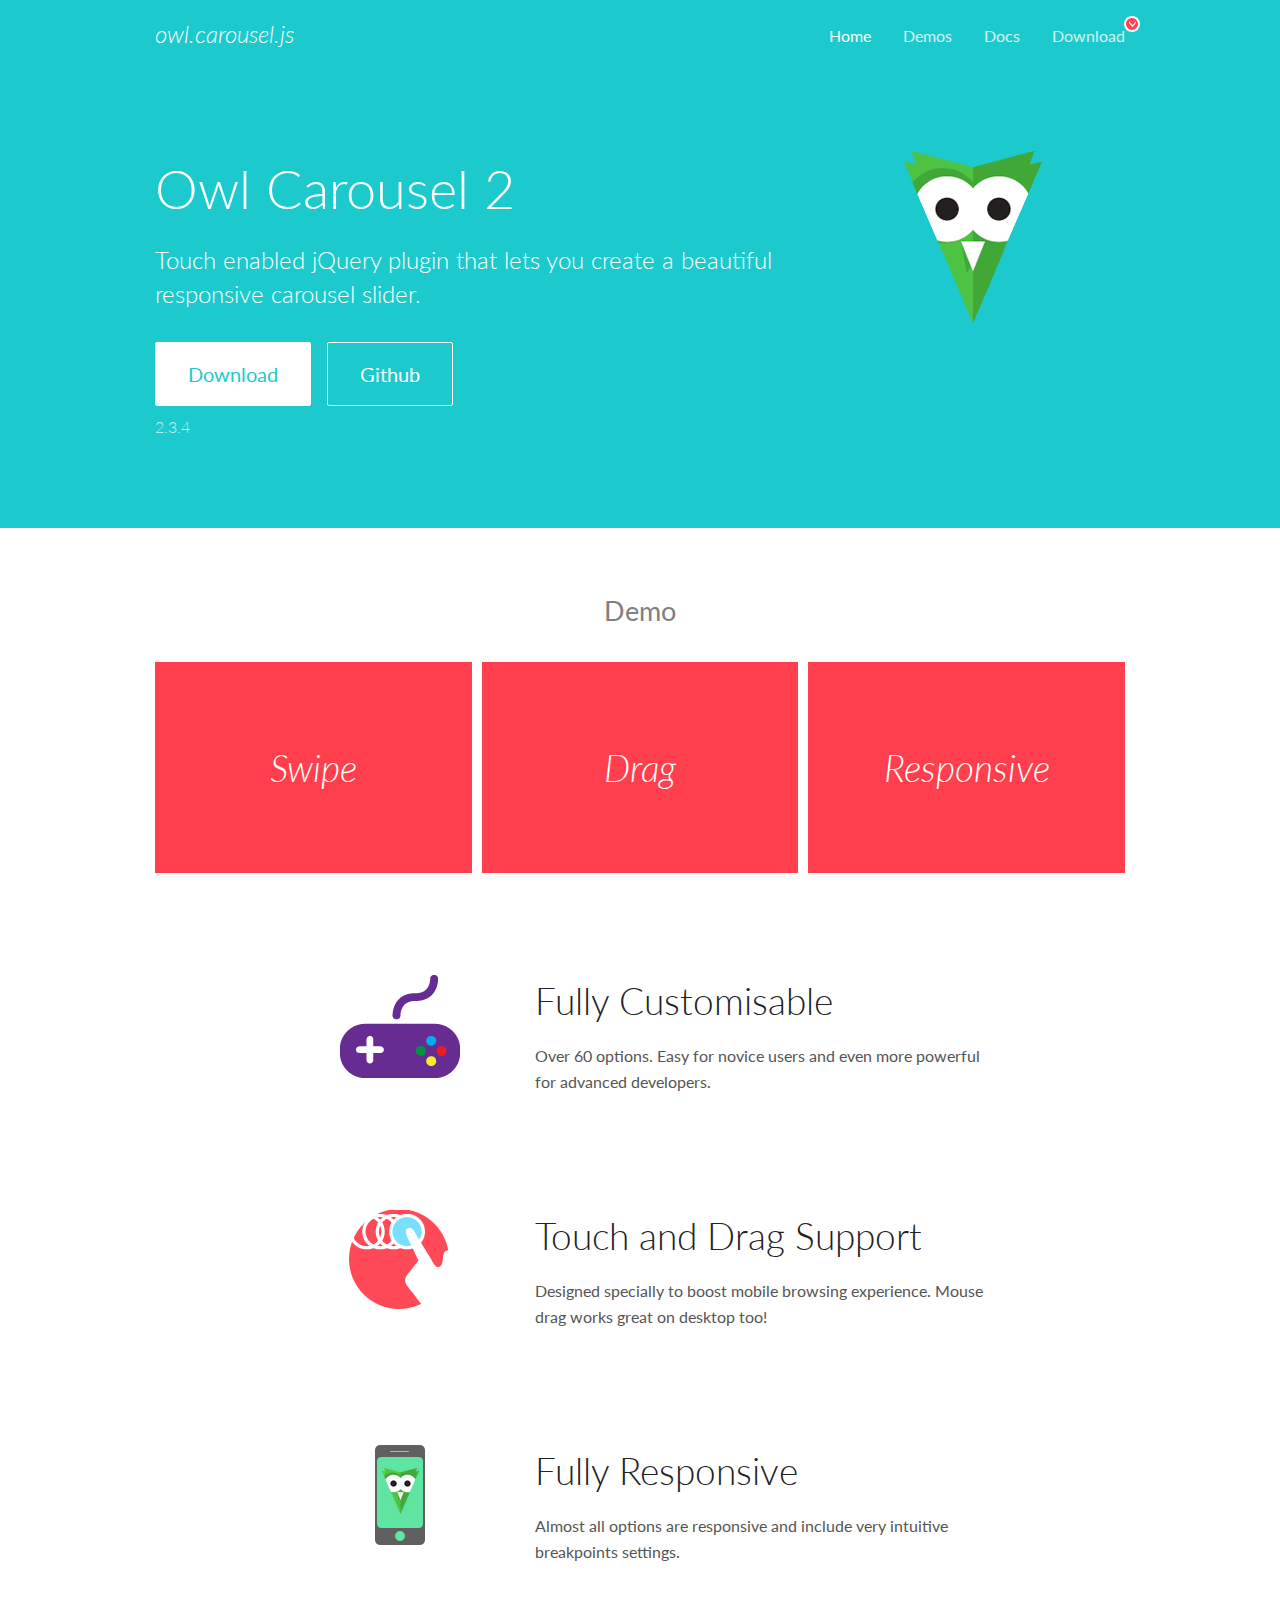
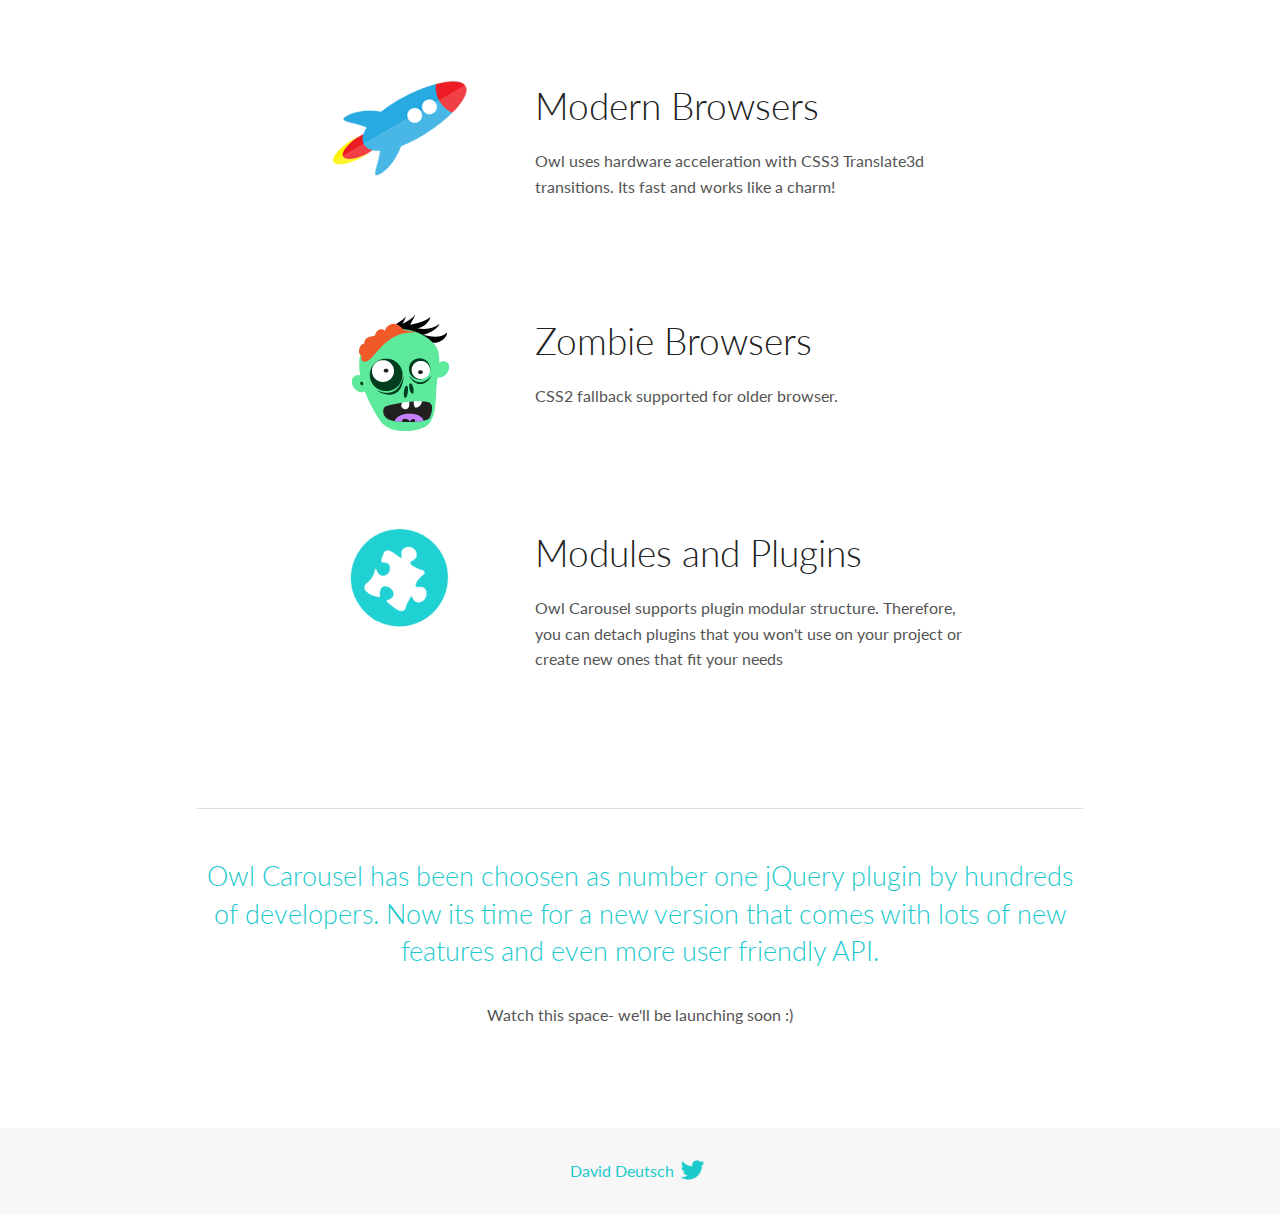
<file: OwlCarousel2-develop/docs/index.html>
<!DOCTYPE html>
<html lang="en">
  <head>

    <!-- head -->
    <meta charset="utf-8">
    <meta name="msapplication-tap-highlight" content="no" />
    <meta name="viewport" content="width=device-width, initial-scale=1.0" />
    <meta name="description" content="Touch enabled jQuery plugin that lets you create beautiful responsive carousel slider.">
    <meta name="author" content="David Deutsch">
    <title>
      Home | Owl Carousel | 2.3.4
    </title>

    <!-- Stylesheets -->
    <link href='https://fonts.googleapis.com/css?family=Lato:300,400,700,400italic,300italic' rel='stylesheet' type='text/css'>
    <link rel="stylesheet" href="assets/css/docs.theme.min.css">

    <!-- Owl Stylesheets -->
    <link rel="stylesheet" href="assets/owlcarousel/assets/owl.carousel.min.css">
    <link rel="stylesheet" href="assets/owlcarousel/assets/owl.theme.default.min.css">

    <!-- HTML5 shim and Respond.js IE8 support of HTML5 elements and media queries -->

    <!--[if lt IE 9]>
      <script src="https://oss.maxcdn.com/libs/html5shiv/3.7.0/html5shiv.js"></script>
      <script src="https://oss.maxcdn.com/libs/respond.js/1.3.0/respond.min.js"></script>
    <![endif]-->

    <!-- Favicons -->
    <link rel="apple-touch-icon-precomposed" sizes="144x144" href="assets/ico/apple-touch-icon-144-precomposed.png">
    <link rel="shortcut icon" href="assets/ico/favicon.png">
    <link rel="shortcut icon" href="favicon.ico">

    <!-- Yeah i know js should not be in header. Its required for demos.-->

    <!-- javascript -->
    <script src="assets/vendors/jquery.min.js"></script>
    <script src="assets/owlcarousel/owl.carousel.js"></script>
  </head>
  <body>

    <!-- header -->
    <header class="header">
      <div class="row">
        <div class="large-12 columns">
          <div class="brand left">
            <h3>
              <a href="/OwlCarousel2/">owl.carousel.js</a> 
            </h3>
          </div>
          <a id="toggle-nav" class="right">
            <span></span> <span></span> <span></span> 
          </a> 
          <div class="nav-bar">
            <ul class="clearfix">
              <li class="active">
                <a href="/OwlCarousel2/index.html">Home</a> 
              </li>
              <li> <a href="/OwlCarousel2/demos/demos.html">Demos</a>  </li>
              <li> <a href="/OwlCarousel2/docs/started-welcome.html">Docs</a>  </li>
              <li>
                <a href="https://github.com/OwlCarousel2/OwlCarousel2/archive/2.3.4.zip">Download</a> 
                <span class="download"></span> 
              </li>
            </ul>
          </div>
        </div>
      </div>
    </header>

    <!-- home panel -->
    <section id="hero">
      <div class="row">
        <div class="large-8 medium-8 columns">
          <h1>Owl Carousel 2</h1>
          <h4>Touch enabled jQuery plugin that lets you create a beautiful responsive carousel slider.</h4>
          <a href="https://github.com/OwlCarousel2/OwlCarousel2/archive/2.3.4.zip" class="hero-button">Download</a> 
          <a href="https://github.com/OwlCarousel2/OwlCarousel2" class="hero-button outline">Github</a> 
          <p>2.3.4</p>
        </div>
        <div class="large-4 medium-4 columns">
          <img class="owl-logo" src="assets/img/owl-logo.png" alt="mr. Owl">
        </div>
      </div>
    </section>

    <!-- body -->
    <div class="home-demo">
      <div class="row">
        <div class="large-12 columns">
          <h3>Demo</h3>
          <div class="owl-carousel">
            <div class="item">
              <h2>Swipe</h2>
            </div>
            <div class="item">
              <h2>Drag</h2>
            </div>
            <div class="item">
              <h2>Responsive</h2>
            </div>
            <div class="item">
              <h2>CSS3</h2>
            </div>
            <div class="item">
              <h2>Fast</h2>
            </div>
            <div class="item">
              <h2>Easy</h2>
            </div>
            <div class="item">
              <h2>Free</h2>
            </div>
            <div class="item">
              <h2>Upgradable</h2>
            </div>
            <div class="item">
              <h2>Tons of options</h2>
            </div>
            <div class="item">
              <h2>Infinity</h2>
            </div>
            <div class="item">
              <h2>Auto Width</h2>
            </div>
          </div>
        </div>
      </div>
    </div>
    <script>
      var owl = $('.owl-carousel');
      owl.owlCarousel({
        margin: 10,
        loop: true,
        responsive: {
          0: {
            items: 1
          },
          600: {
            items: 2
          },
          1000: {
            items: 3
          }
        }
      })
    </script>

    <!-- features -->
    <div id="features">
      <div class="row">
        <div class="small-12 medium-9 small-centered columns">
          <section class="row feature">
            <div class="medium-4 small-12 columns">
              <img src="assets/img/feature-options.png" alt="">
            </div>
            <div class="medium-8 small-12 columns">
              <h2>Fully Customisable</h2>
              <p>Over 60 options. Easy for novice users and even more powerful for advanced developers.</p>
            </div>
          </section>
          <section class="row feature">
            <div class="medium-4 small-12 columns">
              <img src="assets/img/feature-drag.png" alt="">
            </div>
            <div class="medium-8 small-12 columns">
              <h2>Touch and Drag Support</h2>
              <p>Designed specially to boost mobile browsing experience. Mouse drag works great on desktop too!</p>
            </div>
          </section>
          <section class="row feature">
            <div class="medium-4 small-12 columns">
              <img src="assets/img/feature-responsive.png" alt="">
            </div>
            <div class="medium-8 small-12 columns">
              <h2>Fully Responsive</h2>
              <p>Almost all options are responsive and include very intuitive breakpoints settings.</p>
            </div>
          </section>
          <section class="row feature">
            <div class="medium-4 small-12 columns">
              <img src="assets/img/feature-modern.png" alt="">
            </div>
            <div class="medium-8 small-12 columns">
              <h2>Modern Browsers</h2>
              <p>Owl uses hardware acceleration with CSS3 Translate3d transitions. Its fast and works like a charm! </p>
            </div>
          </section>
          <section class="row feature">
            <div class="medium-4 small-12 columns">
              <img src="assets/img/feature-zombie.png" alt="">
            </div>
            <div class="medium-8 small-12 columns">
              <h2>Zombie Browsers</h2>
              <p>CSS2 fallback supported for older browser.</p>
            </div>
          </section>
          <section class="row feature">
            <div class="medium-4 small-12 columns">
              <img src="assets/img/feature-module.png" alt="">
            </div>
            <div class="medium-8 small-12 columns">
              <h2>Modules and Plugins</h2>
              <p>Owl Carousel supports plugin modular structure. Therefore, you can detach plugins that you won&#x27;t use on your project or create new ones that fit your needs</p>
            </div>
          </section>
        </div>
      </div>
    </div>

    <!-- footer -->
    <section id="teaser-text">
      <div class="row">
        <div class="small-12 medium-11 small-centered columns">
          <hr>
          <h3 id="owl-carousel-has-been-choosen-as-number-one-jquery-plugin-by-hundreds-of-developers-now-its-time-for-a-new-version-that-comes-with-lots-of-new-features-and-even-more-user-friendly-api-">Owl Carousel has been choosen as number one jQuery plugin by hundreds of developers. Now its time for a new version that comes with lots of new features and even more user friendly API.</h3>
          <p>Watch this space- we&#39;ll be launching soon :)</p>
        </div>
      </div>
    </section>

    <!-- footer -->
    <footer class="footer">
      <div class="row">
        <div class="large-12 columns">
          <h5>
            <a href="/OwlCarousel2/docs/support-contact.html">David Deutsch</a> 
            <a id="custom-tweet-button" href="https://twitter.com/share?url=https://github.com/OwlCarousel2/OwlCarousel2&text=Owl Carousel - This is so awesome! " target="_blank"></a> 
          </h5>
        </div>
      </div>
    </footer>

    <!-- vendors -->
    <script src="assets/vendors/highlight.js"></script>
    <script src="assets/js/app.js"></script>
  </body>
</html>
</file>
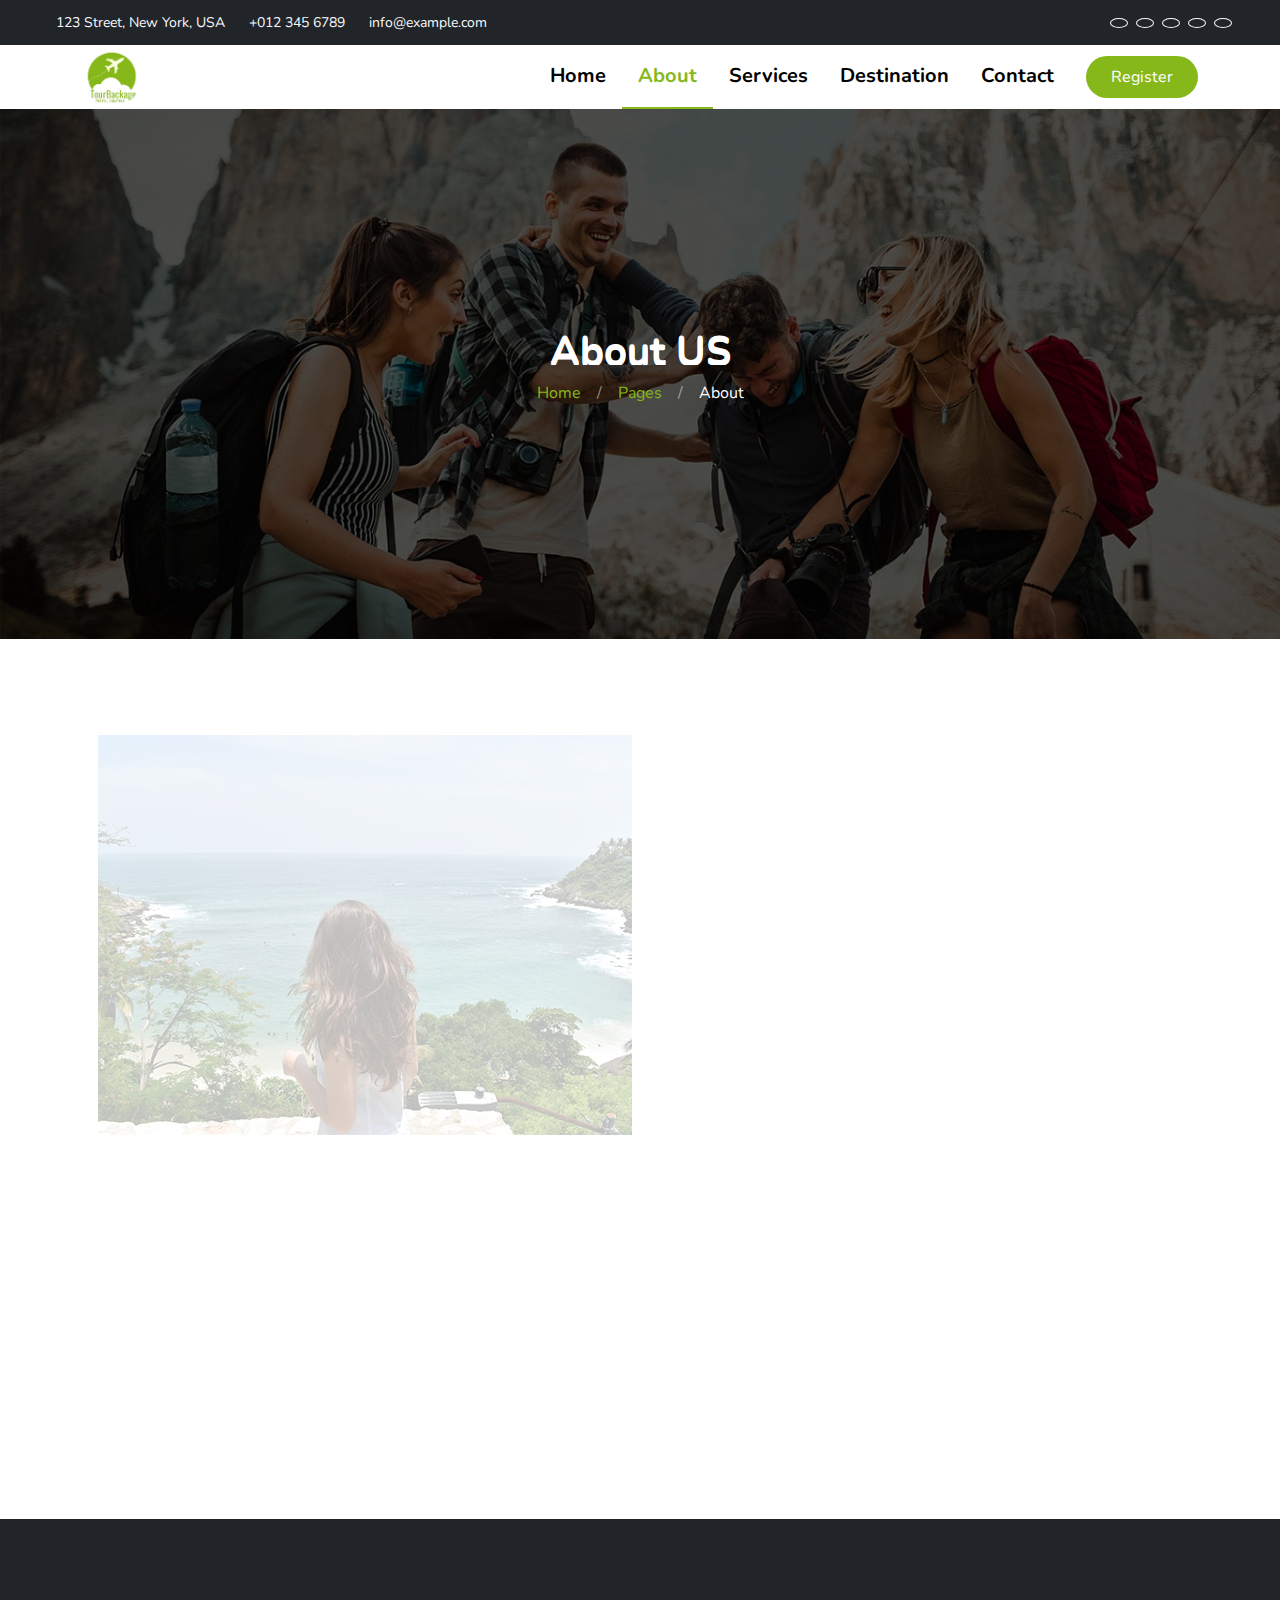
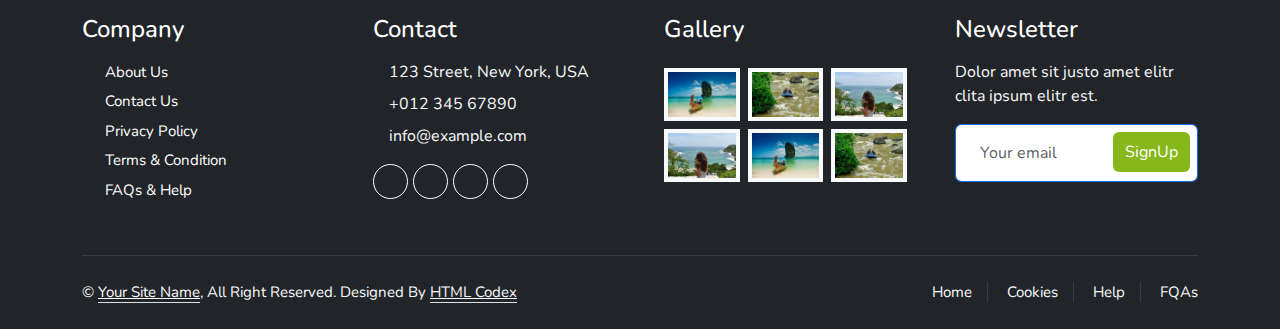
<file: About.html>
<!DOCTYPE html>
<html lang="en">

<head>
    <meta charset="UTF-8">
    <meta name="viewport" content="width=device-width, initial-scale=1.0">
    <title>About</title>
    <!-- css Stylesheet -->
    <link rel="stylesheet" href="css/bootstrap.min.css">
    <link rel="stylesheet" href="css/bootstrap-grid.min.css">
    <link rel="stylesheet" href="css/about.css">
    <!-- Google Web Fonts -->
    <link rel="preconnect" href="https://fonts.googleapis.com">
    <link rel="preconnect" href="https://fonts.gstatic.com" crossorigin>
    <link
        href="https://fonts.googleapis.com/css2?family=Heebo:wght@400;500;600&family=Nunito:wght@600;700;800&display=swap"
        rel="stylesheet">
    <!-- Icon Font Stylesheet -->
    <link rel="stylesheet" href="https://cdnjs.cloudflare.com/ajax/libs/font-awesome/6.5.1/css/all.min.css"
        integrity="sha512-DTOQO9RWCH3ppGqcWaEA1BIZOC6xxalwEsw9c2QQeAIftl+Vegovlnee1c9QX4TctnWMn13TZye+giMm8e2LwA=="
        crossorigin="anonymous" referrerpolicy="no-referrer" />
</head>

<body>

    <div class="container-fluid bg-dark px-5 d-none d-lg-block">
        <div class="row gx-0">
            <div class="col-lg-8 text-center text-lg-start mb-2 mb-lg-0">
                <div class="d-inline-flex align-items-center" style="height: 45px;">
                    <small class="me-3 text-light"><i class="fa fa-map-marker-alt me-2"></i>123 Street, New York,
                        USA</small>
                    <small class="me-3 text-light"><i class="fa fa-phone-alt me-2"></i>+012 345 6789</small>
                    <small class="text-light"><i class="fa fa-envelope-open me-2"></i>info@example.com</small>
                </div>
            </div>
            <div class="col-lg-4 text-center text-lg-end">
                <div class="d-inline-flex align-items-center" style="height: 45px;">
                    <a class="btn btn-sm btn-outline-light btn-sm-square rounded-circle me-2" href=""><i
                            class="fab fa-twitter fw-normal"></i></a>
                    <a class="btn btn-sm btn-outline-light btn-sm-square rounded-circle me-2" href=""><i
                            class="fab fa-facebook-f fw-normal"></i></a>
                    <a class="btn btn-sm btn-outline-light btn-sm-square rounded-circle me-2" href=""><i
                            class="fab fa-linkedin-in fw-normal"></i></a>
                    <a class="btn btn-sm btn-outline-light btn-sm-square rounded-circle me-2" href=""><i
                            class="fab fa-instagram fw-normal"></i></a>
                    <a class="btn btn-sm btn-outline-light btn-sm-square rounded-circle" href=""><i
                            class="fab fa-youtube fw-normal"></i></a>
                </div>
            </div>
        </div>
    </div>
    <!-- Navbar  -->
    <nav id="main-nav" class="navbar navbar-expand-lg navbar-dark sticky-top  bg-white p-0">
        <div class="container position-relative">
            <a href="" class="navbar-brand p-0 ">
                <img src="images/Logo.png" alt="Logo" class="img-fluid me-3 rounded-circle" height="60" width="60" />
            </a>
            <button class="navbar-toggler " type="button" data-bs-toggle="collapse" data-bs-target="#navbarCollapse"
                aria-controls="navbarCollapse" aria-expanded="false" aria-label="Toggle navigation">
                <!-- <span class="navbar-toggler-icon"></span> -->
                <i class="fa-solid fa-bars"></i>
            </button>
            <div class="collapse navbar-collapse" id="navbarCollapse">
                <div class="navbar-nav ms-auto">
                    <a href="Home.html" class="nav-item nav-link  p-3">Home</a>
                    <a href="About.html" class="nav-item nav-link active p-3">About</a>
                    <a href="service.html" class="nav-item nav-link p-3">Services</a>
                    <a href="destination.html" class="nav-item nav-link p-3">Destination</a>
                    <a href="contact.html" class="nav-item nav-link p-3">Contact</a>
                </div>
                <a href="login.html" class="btn  rounded-pill py-2 px-4 ms-lg-3 p-3">Register</a>
            </div>
        </div>
    </nav>


    <!-- Start Landing -->
    <section class="Landing d-flex justify-content-center align-items-center">

        <div class="text-center text ">
            <h1 id="about-header" class="fw-bold text-white fs-1 mb-3">About US</h1>
            <p class="text-white"><a href="#home" class="text-decoration-none main-color">Home</a><span
                    class="text-white-50 mx-3 ">/</span><a href="#pages"
                    class="text-decoration-none main-color">Pages</a><span class="text-white-50 mx-3">/</span>About</p>
        </div>
    </section>
    <!-- End Landing -->


    <!-- Start About Content -->
    <section class="About-content py-5">
        <div class="container">
            <div class="row py-5 px-3">
                <div class="image col-12 col-lg-6 position-relative">
                    <img src="images/package-2.jpg" class="img-fluid h-100 position-absolute">
                </div>
                <div class="content col-12 col-lg-6 ps-lg-5 mt-5 mt-lg-0  ">
                    <h6 class="text-uppercase main-color ">About us</h6>
                    <h1 class="mb-4">Welcome to <span class="main-color">Tourist</span></h1>
                    <p class="text-black-50 text-black-50 lh-lg">My Cruise Company is your ideal gateway to discover the
                        magic and beauty of the Red Sea, offering unique and unforgettable adventure experiences for men
                        and women. Choosing locations such as :
                    <div class="row">
                        <div class="col-12 col-lg-6 col-md-6  text-black-50 ">
                            <p><i class="fa fa-arrow-right  main-color me-2"></i>Marsa Mubarak</p>
                            <p><i class="fa fa-arrow-right main-color me-2"></i>Halq Soliman</p>
                            <p><i class="fa fa-arrow-right main-color me-2"></i>Umm El Sheikh Island</p>
                        </div>
                        <div class="col-12 col-lg-6  col-md-6 text-black-50">
                            <p><i class="fa fa-arrow-right main-color me-2"></i>Sial Island</p>
                            <p><i class="fa fa-arrow-right main-color me-2"></i>Shaab Satayeh</p>
                            <p><i class="fa fa-arrow-right main-color me-2"></i>Sharm El Louli</p>
                        </div>
                    </div>
                    <a class="main-color btn rounded-0 text-white px-4 py-3 mt-3 " href="">Booking Now</a>
                </div>
            </div>
        </div>

    </section>
    <!-- End About Content -->

    <!--  Start Third secion -->
    <section class="Reasons pb-5 " id="test2">
        <div class="container">
            <div class="text text-center">
                <h1 class="fw-bold ">Why <span class="main-color">Choose</span> Us</h1>
            </div>
            <div class="row pt-5 text-center px-3">
                <div class="col-12 col-lg-4 col-md-6   mb-3 p-2 box1">
                    <i class="fa-solid fa-users fa-3x main-color"></i>
                    <h2 class="fw-bold my-3">Professional guides</h2>
                    <p class="text-black-50 lh-lg text-left">offering tailored guidance and recommendations to create
                        seamless and memorable journeys for clients.</p>
                </div>
                <div class="col-12 col-lg-4  col-md-6  mb-3 p-2 box2">
                    <i class="fa-solid fa-circle-check fa-3x main-color"></i>
                    <h2 class="fw-bold my-3">Safety Guaranteed</h2>
                    <p class="text-black-50 lh-lg">ensure a secure and worry-free experience for clients,
                        prioritizing their well-being throughout the entire travel journey.</p>
                </div>
                <div class="col-12 col-lg-4 col-md-6   mb-3 p-2 box3">
                    <i class="fa-solid fa-money-bill fa-3x main-color"></i>
                    <h2 class="fw-bold my-3">Affordable Prices</h2>
                    <p class="text-black-50 lh-lg">Competitively priced travel packages and services,
                        enabling customers to enjoy memorable experiences </p>
                </div>
            </div>
        </div>
    </section>
    <!--  End Third section -->

    <!--   Start Our Guide -->
    <section class="our_guid py-5">
        <div class="container  ">
            <div class="text-center head">
                <h5 class="main-color ">TRAVEL GUIDE</h5>
                <h2>Meet Our Guide</h2>
            </div>
            <div class="row pt-5 text-center px-3">
                <div class="col-12 col-lg-3 col-md-6 mb-3 person1">
                    <div class="position-relative">
                        <img src="images/team-1.jpg" class="img-fluid" alt="team">
                        <div class="bg-white p-2 data">
                            <h4 class="pt-3">Ahmed Darwish</h4>
                            <p class="text-black-50">A tour guide</p>
                        </div>
                    </div>
                </div>
                <div class="col-12 col-lg-3 col-md-6 mb-3 person2">
                    <div>
                        <img src="images/team-2 .jpg" class="img-fluid" alt="team">
                        <div class="bg-white p-2 data">
                            <h4 class="pt-3">Rajab Hamada</h4>
                            <p class="text-black-50">A tour guide</p>
                        </div>
                    </div>
                </div>
                <div class="col-12 col-lg-3 col-md-6 mb-3 person3">
                    <div>
                        <img src="images/team-3.jpg" class="img-fluid" alt="team">
                        <div class="bg-white p-2 data">
                            <h4 class="pt-3">Ahmed Darwish</h4>
                            <p class="text-black-50">A tour guide</p>
                        </div>
                    </div>
                </div>
                <div class="col-12 col-lg-3 col-md-6 mb-3 person4">
                    <div>
                        <img src="images/team-4.jpg" class="img-fluid" alt="team">
                        <div class="bg-white p-2 data">
                            <h4 class="pt-3">Mahmoud Darwish</h4>
                            <p class="text-black-50">A tour guide</p>
                        </div>
                    </div>
                </div>

            </div>
        </div>
    </section>
    <span id="test3"></span>
    <!--   End Our Guide -->

    <!-- arrow_up -->
    <a class="btn arrow_up">
        <i class="fa fa-arrow-up fa-2x"></i>
    </a>
    <!-- arrow_up -->
    <!-- Footer Start -->
    <div class="container-fluid bg-dark text-light footer pt-5 mt-5 wow fadeIn" data-wow-delay="0.1s">
        <div class="container py-5">
            <div class="row g-5">
                <div class="col-lg-3 col-md-6">
                    <h4 class="text-white mb-3">Company</h4>
                    <a class="btn btn-link text-decoration-none" href="">About Us</a>
                    <a class="btn btn-link text-decoration-none" href="">Contact Us</a>
                    <a class="btn btn-link text-decoration-none" href="">Privacy Policy</a>
                    <a class="btn btn-link text-decoration-none" href="">Terms & Condition</a>
                    <a class="btn btn-link text-decoration-none" href="">FAQs & Help</a>
                </div>
                <div class="col-lg-3 col-md-6">
                    <h4 class="text-white mb-3">Contact</h4>
                    <p class="mb-2"><i class="fa fa-map-marker-alt me-3"></i>123 Street, New York,
                        USA</p>
                    <p class="mb-2"><i class="fa fa-phone-alt me-3"></i>+012 345 67890</p>
                    <p class="mb-2"><i class="fa fa-envelope me-3"></i>info@example.com</p>
                    <div class="d-flex pt-2">
                        <a class="btn btn-outline-light btn-social" href=""><i class="fab fa-twitter"></i></a>
                        <a class="btn btn-outline-light btn-social" href=""><i class="fab fa-facebook-f"></i></a>
                        <a class="btn btn-outline-light btn-social" href=""><i class="fab fa-youtube"></i></a>
                        <a class="btn btn-outline-light btn-social" href=""><i class="fab fa-linkedin-in"></i></a>
                    </div>
                </div>
                <div class="col-lg-3 col-md-6">
                    <h4 class="text-white mb-3">Gallery</h4>
                    <div class="row g-2 pt-2">
                        <div class="col-4">
                            <img class="img-fluid bg-light p-1" src="images/package-1.jpg" alt="">
                        </div>
                        <div class="col-4">
                            <img class="img-fluid bg-light p-1" src="images/package-3.jpg" alt="">
                        </div>
                        <div class="col-4">
                            <img class="img-fluid bg-light p-1" src="images/package-2.jpg" alt="">

                        </div>
                        <div class="col-4">
                            <img class="img-fluid bg-light p-1" src="images/package-2.jpg" alt="">
                        </div>
                        <div class="col-4">
                            <img class="img-fluid bg-light p-1" src="images/package-1.jpg" alt="">

                        </div>
                        <div class="col-4">
                            <img class="img-fluid bg-light p-1" src="images/package-3.jpg" alt="">
                        </div>
                    </div>
                </div>
                <div class="col-lg-3 col-md-6">
                    <h4 class="text-white mb-3">Newsletter</h4>
                    <p>Dolor amet sit justo amet elitr clita ipsum elitr est.</p>
                    <div class="position-relative mx-auto" style="max-width: 400px;">
                        <input class="form-control border-primary w-100 py-3 ps-4 pe-5" type="text"
                            placeholder="Your email">
                        <button type="button"
                            class="btn btn1 btn-primary py-2 position-absolute top-0 end-0 mt-2 me-2">SignUp</button>
                    </div>
                </div>
            </div>
        </div>
        <div class="container">
            <div class="copyright">
                <div class="row">
                    <div class="col-md-6 text-center text-md-start mb-3 mb-md-0">
                        &copy; <a class="border-bottom" href="#">Your Site Name</a>, All Right
                        Reserved.

                        <!--/*** This template is free as long as you keep the footer author’s credit link/attribution link/backlink. If you'd like to use the template without the footer author’s credit link/attribution link/backlink, you can purchase the Credit Removal License from "https://htmlcodex.com/credit-removal". Thank you for your support. ***/-->
                        Designed By <a class="border-bottom" href="https://htmlcodex.com">HTML
                            Codex</a>
                    </div>
                    <div class="col-md-6 text-center text-md-end">
                        <div class="footer-menu">
                            <a href="" class="text-decoration-none">Home</a>
                            <a href="" class="text-decoration-none">Cookies</a>
                            <a href="" class="text-decoration-none">Help</a>
                            <a href="" class="text-decoration-none">FQAs</a>
                        </div>
                    </div>
                </div>


                <script src="js/bootstrap.bundle.js"></script>
                <script src="js/jquery-3.7.1.min.js"></script>
                <script src="js/about.js"></script>

</body>

</html>
</file>
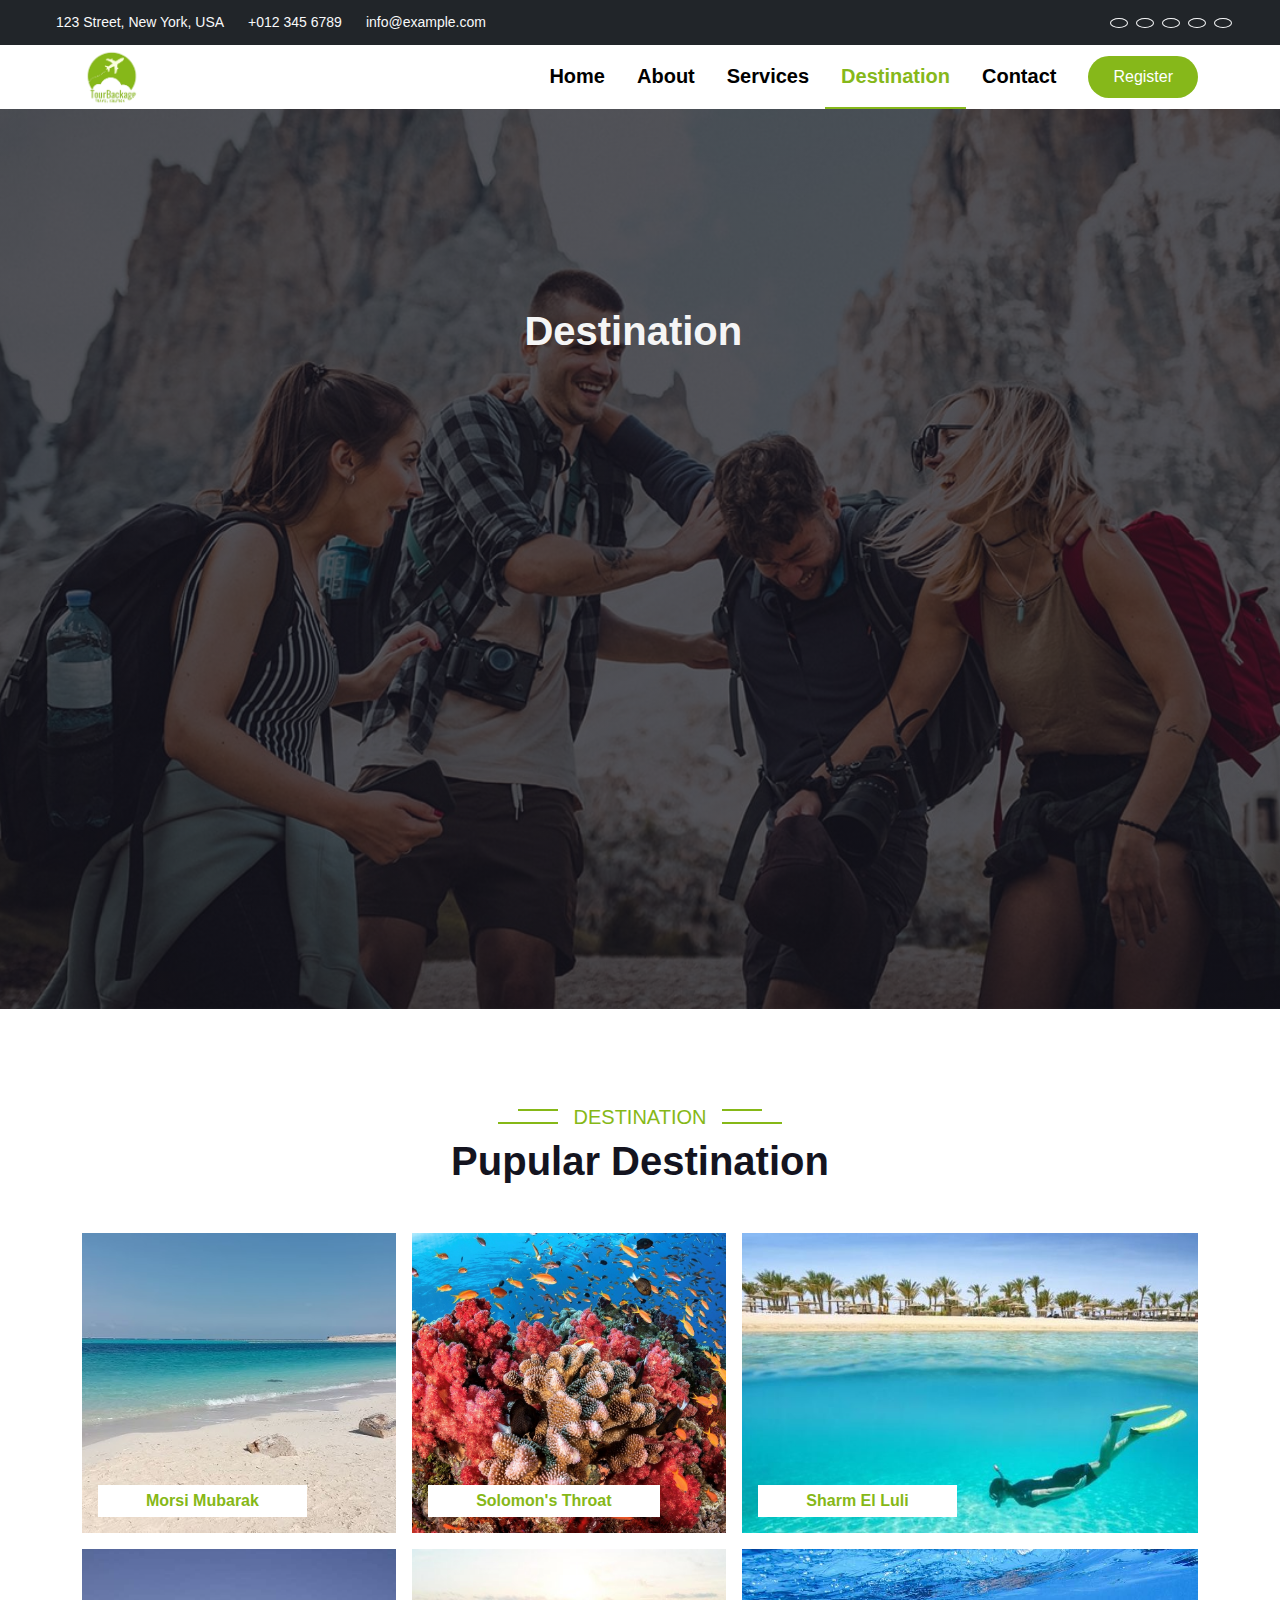
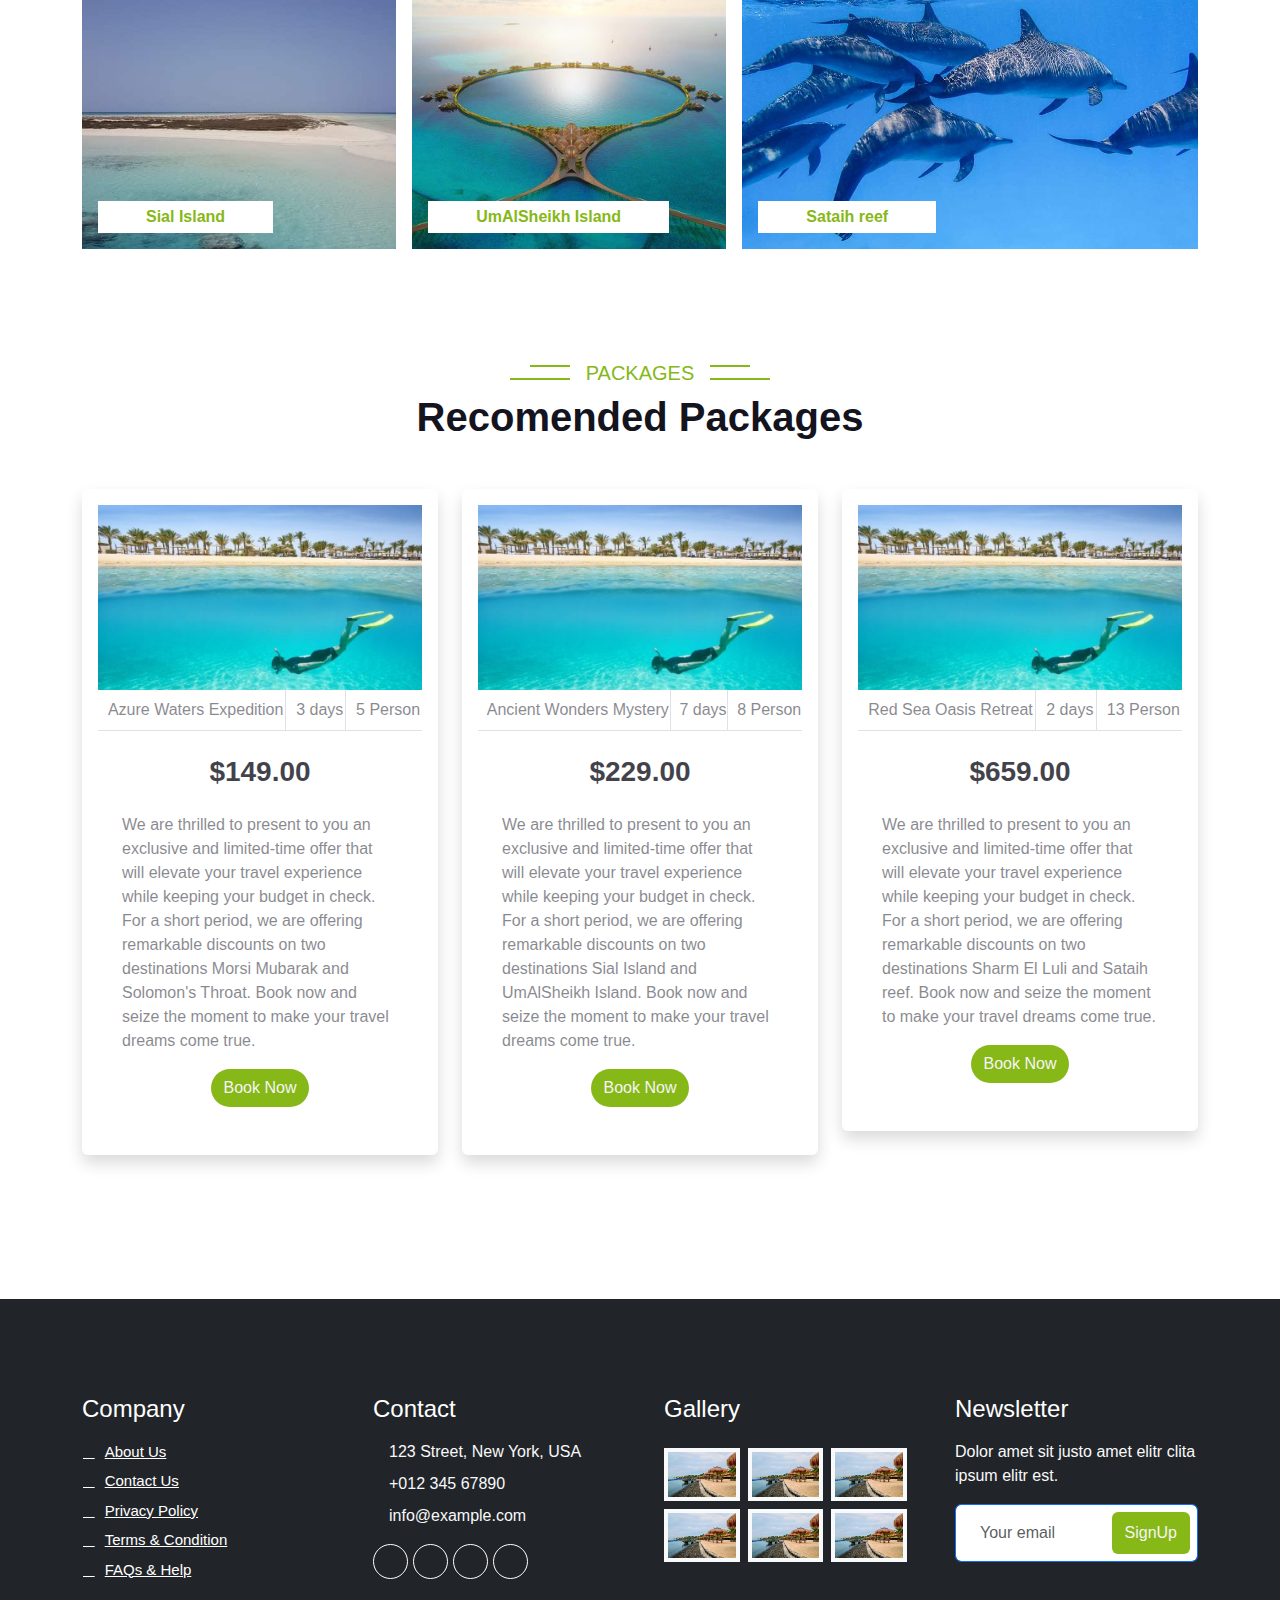
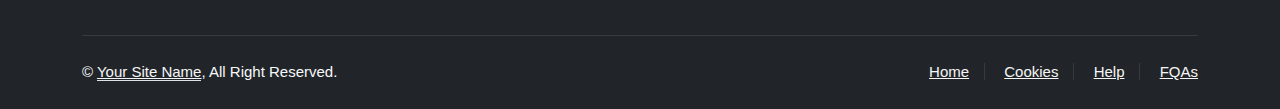
<file: destination.html>
<!DOCTYPE html>
<html lang="en">
<head>
    <meta charset="UTF-8">
    <meta name="viewport" content="width=device-width, initial-scale=1.0">
    <title>Destination</title>
    <link rel="stylesheet" href="https://cdnjs.cloudflare.com/ajax/libs/font-awesome/6.5.1/css/all.min.css"
        integrity="sha512-DTOQO9RWCH3ppGqcWaEA1BIZOC6xxalwEsw9c2QQeAIftl+Vegovlnee1c9QX4TctnWMn13TZye+giMm8e2LwA=="
        crossorigin="anonymous" referrerpolicy="no-referrer" />
    <link rel="stylesheet" href="css/bootstrap.min.css"> 
    <link rel="stylesheet" href="https://cdnjs.cloudflare.com/ajax/libs/animate.css/4.1.1/animate.min.css">

    <link rel="stylesheet" href="css/destination.css">

    

</head>
<body>
    <div class="container-fluid bg-dark px-5 d-none d-lg-block">
        <div class="row gx-0">
            <div class="col-lg-8 text-center text-lg-start mb-2 mb-lg-0">
                <div class="d-inline-flex align-items-center" style="height: 45px;">
                    <small class="me-3 text-light"><i class="fa fa-map-marker-alt me-2"></i>123 Street, New York,
                        USA</small>
                    <small class="me-3 text-light"><i class="fa fa-phone-alt me-2"></i>+012 345 6789</small>
                    <small class="text-light"><i class="fa fa-envelope-open me-2"></i>info@example.com</small>
                </div>
            </div>
            <div class="col-lg-4 text-center text-lg-end">
                <div class="d-inline-flex align-items-center" style="height: 45px;">
                    <a class="btn btn-sm btn-outline-light btn-sm-square rounded-circle me-2" href=""><i
                            class="fab fa-twitter fw-normal"></i></a>
                    <a class="btn btn-sm btn-outline-light btn-sm-square rounded-circle me-2" href=""><i
                            class="fab fa-facebook-f fw-normal"></i></a>
                    <a class="btn btn-sm btn-outline-light btn-sm-square rounded-circle me-2" href=""><i
                            class="fab fa-linkedin-in fw-normal"></i></a>
                    <a class="btn btn-sm btn-outline-light btn-sm-square rounded-circle me-2" href=""><i
                            class="fab fa-instagram fw-normal"></i></a>
                    <a class="btn btn-sm btn-outline-light btn-sm-square rounded-circle" href=""><i
                            class="fab fa-youtube fw-normal"></i></a>
                </div>
            </div>
        </div>
    </div>
    <!-- Navbar  -->
    <nav id="main-nav" class="navbar navbar-expand-lg navbar-dark sticky-top  bg-white p-0">
        <div class="container position-relative">
            <a href="" class="navbar-brand p-0 ">
                <img src="images/Logo.png" alt="Logo" class="img-fluid me-3 rounded-circle" height="60" width="60" />
            </a>
            <button class="navbar-toggler " type="button" data-bs-toggle="collapse" data-bs-target="#navbarCollapse"
                aria-controls="navbarCollapse" aria-expanded="false" aria-label="Toggle navigation">
                <!-- <span class="navbar-toggler-icon"></span> -->
                <i class="fa-solid fa-bars"></i>
            </button>
            <div class="collapse navbar-collapse" id="navbarCollapse">
                <div class="navbar-nav ms-auto">
                    <a href="Home.html" class="nav-item nav-link  p-3">Home</a>
                    <a href="About.html" class="nav-item nav-link p-3">About</a>
                    <a href="service.html" class="nav-item nav-link p-3">Services</a>
                    <a href="destination.html" class="nav-item nav-link active p-3">Destination</a>
                    <a href="contact.html" class="nav-item nav-link p-3">Contact</a>
                </div>
                <a href="login.html" class="btn  rounded-pill py-2 px-4 ms-lg-3 p-3">Register</a>
            </div>
        </div>
    </nav>
    <div class="menna">
       
        <div class="landding col-lg-10 pt-lg-5   d-flex justify-content-center text-align-center animated slideInDown ml-5">
            <h1 class=" text-center display-3 ">Destination</h1>
        </div>
    </div>
    <!--end navbar-->
    <!--Start popular destination-->
    <div class="features position-relative mt-5 pt-5 pb-5">
        <div class="container">
            <div class="main_title text-center">
                <h5 class="SectionTitle bg-white text-center px-3">Destination</h5>
                <h1 class="mb-5">Pupular Destination</h1>
            </div>
            <div class="row g-3 destination"  id="destinationsContainer">
                <div class="col-lg-7 col-md-12 wow animate__animated animate__fadeIn" data-wow-duration="1s" data-wow-delay="0.5s" id="scalingDiv">
                    <div class="row g-3">
                        <div class="col-lg-6 col-md-6 small-to-normal">
                            <a class="position-relative d-block" href="#" data-id="1">
                                <img src="images/مرسي مبارك.jpg" class="img-fluid same-height-img w-100">
                                <div class="bg-white  text-primary text-center fw-bold position-absolute bottom-0 end-1 m-3 py-1 px-5">Morsi Mubarak</div>
                            </a>
                        </div>
                        <div class="col-lg-6 col-md-6 small-to-normal">
                            <a class="position-relative d-block " href="#" data-id="2">
                                <img src="images/حلق سليمان.jfif" class="img-fluid same-height-img w-100" >
                                <div class="bg-white  text-primary text-center fw-bold position-absolute bottom-0 end-1 m-3 py-1 px-5">Solomon's Throat</div>
                            </a>
                        </div>
                        <div class="col-lg-6 col-md-6 small-to-normal">
                            <a class="position-relative d-block " href="#"data-id="3">
                                <img src="images/جزيرة سيال.jpg" class="img-fluid same-height-img w-100">
                                <div class="bg-white  text-primary text-center fw-bold position-absolute bottom-0 end-1 m-3 py-1 px-5">Sial Island</div>
                            </a>
                        </div>
                        <div class="col-lg-6 col-md-6 small-to-normal">
                            <a class="position-relative d-block " href="#" data-id="4">
                                <img src="images/جزيرة ام الشيخ.jpg" class="img-fluid same-height-img w-100">
                                <div class="bg-white  text-primary text-center fw-bold position-absolute bottom-0 end-1 m-3 py-1 px-5">UmAlSheikh Island</div>
                            </a>
                        </div>
                    </div>
                </div>
                <div class="col-lg-5 col-md-12 wow animate__animated animate__fadeIn" data-wow-duration="1s" data-wow-delay="0.5s" id="scalingDiv">
                    <div class="row g-3">
                        <div class="col-lg-12 col-md-6  small-to-normal">
                            <a class="position-relative d-block" href="#"data-id="5">
                                <img src="images/شرم اللولي.jpeg" class="img-fluid same-height-img w-100">
                                <div class="bg-white  text-primary text-center fw-bold position-absolute bottom-0 end-1 m-3 py-1 px-5">Sharm El Luli</div>
                            </a>
                        </div>
                        <div class="col-lg-12 col-md-6  small-to-normal">
                            <a class="position-relative d-block" href="#" data-id="6">
                                <img src="images/شعب سطايح.jpg" class="img-fluid same-height-img w-100">
                                <div class="bg-white  text-primary text-center fw-bold position-absolute bottom-0 end-1 m-3 py-1 px-5">Sataih reef</div>
                            </a>
                        </div>
                    </div>
                </div>
            </div>
        </div>
    </div>
    <!--end popular destination-->
    <!--start Packages-->
    <div class="Packages mt-3 pt-5 pb-5">
        <div class="container">
            <div class="main_title text-center">
                <h5 class="SectionTitle bg-white text-center px-3">Packages</h5>
                <h1 class="mb-5">Recomended  Packages</h1>
            </div>
            <div class="row g-4 justify-content-center">
                <div class="col-lg-4 col-md-6">
                    <div class="box bg-white shadow p-3 mb-5 rounded animate-from-bottom">
                        <img class="img-fluid" src="images/شرم اللولي.jpeg">
                        <div class="d-flex border-bottom">
                            <div class="flex-fill text-center border-end py-2">
                                <i class="fa-solid fa-location-dot me-2"></i>
                                <span>Azure Waters Expedition</span>
                            </div>
                            <div class="flex-fill text-center border-end py-2">
                                <i class="fa-solid fa-calendar-days me-2"></i>
                                <span>3 days</span> 
                            </div>
                            <div class="flex-fill text-center  py-2">
                                <i class="fa-solid fa-user me-2"></i>
                                <span>5 Person</span>
                            </div>
                        </div>
                        <div class="text-center p-4">
                            <h3 class="Price">$149.00</h3>
                            <div class="Stars mb-4">
                                <i class="fa-solid fa-star"></i>
                                <i class="fa-solid fa-star"></i>
                                <i class="fa-solid fa-star"></i>
                                <i class="fa-solid fa-star"></i>
                                <i class="fa-solid fa-star"></i>
                            </div>
                            <p class="Info">We are thrilled to present to you an exclusive and limited-time offer that will elevate your travel experience while keeping your budget in check. For a short period, we are offering remarkable discounts on two destinations Morsi Mubarak and Solomon's Throat. Book now and seize the moment to make your travel dreams come true. </p>
                            <div class="BookBTN d-flex justify-content-center mb-2">
                                <button class="btn main-btn rounded-pill" href="#">Book Now</button>
                            </div>
                        </div>
                    </div>
                </div>
                <div class="col-lg-4 col-md-6">
                    <div class="box bg-white shadow p-3 mb-5 rounded animate-from-bottom">
                        <img class="img-fluid" src="images/شرم اللولي.jpeg">
                        <div class="d-flex border-bottom">
                            <div class="flex-fill text-center border-end py-2">
                                <i class="fa-solid fa-location-dot me-2"></i>
                                <span> Ancient Wonders Mystery</span>
                            </div>
                            <div class="flex-fill text-center border-end py-2">
                                <i class="fa-solid fa-calendar-days me-2"></i>
                                <span>7 days</span> 
                            </div>
                            <div class="flex-fill text-center  py-2">
                                <i class="fa-solid fa-user me-2"></i>
                                <span>8 Person</span>
                            </div>
                        </div>
                        <div class="text-center p-4">
                            <h3 class="Price">$229.00</h3>
                            <div class="Stars mb-4">
                                <i class="fa-solid fa-star"></i>
                                <i class="fa-solid fa-star"></i>
                                <i class="fa-solid fa-star"></i>
                                <i class="fa-solid fa-star"></i>
                                <i class="fa-solid fa-star"></i>
                            </div>
                            <p class="Info">We are thrilled to present to you an exclusive and limited-time offer that will elevate your travel experience while keeping your budget in check. For a short period, we are offering remarkable discounts on two destinations Sial Island and UmAlSheikh Island. Book now and seize the moment to make your travel dreams come true.</p>
                            <div class="BookBTN d-flex justify-content-center mb-2">
                                <button class="btn main-btn rounded-pill" href="#">Book Now</button>
                            </div>
                        </div>
                    </div>
                </div>
                <div class="col-lg-4 col-md-6">
                    <div class="box bg-white shadow p-3 mb-5 rounded animate-from-bottom">
                        <img class="img-fluid" src="images/شرم اللولي.jpeg">
                        <div class="d-flex border-bottom">
                            <div class="flex-fill text-center border-end py-2">
                                <i class="fa-solid fa-location-dot me-2"></i>
                                <span> Red Sea Oasis Retreat</span>
                            </div>
                            <div class="flex-fill text-center border-end py-2">
                                <i class="fa-solid fa-calendar-days me-2"></i>
                                <span>2 days</span> 
                            </div>
                            <div class="flex-fill text-center  py-2">
                                <i class="fa-solid fa-user me-2"></i>
                                <span>13 Person</span>
                            </div>
                        </div>
                        <div class="text-center p-4">
                            <h3 class="Price">$659.00</h3>
                            <div class="Stars mb-4">
                                <i class="fa-solid fa-star"></i>
                                <i class="fa-solid fa-star"></i>
                                <i class="fa-solid fa-star"></i>
                                <i class="fa-solid fa-star"></i>
                                <i class="fa-solid fa-star"></i>
                            </div>
                            <p class="Info">We are thrilled to present to you an exclusive and limited-time offer that will elevate your travel experience while keeping your budget in check. For a short period, we are offering remarkable discounts on two destinations Sharm El Luli and Sataih reef. Book now and seize the moment to make your travel dreams come true.</p>
                            <div class="BookBTN d-flex justify-content-center mb-2">
                                <button class="btn main-btn rounded-pill" href="#">Book Now</button>
                            </div>
                        </div>
                    </div>
                </div>
            </div>
        </div>

    </div>
    <!--end Packages-->
    <!-- Footer Start -->
    <div class="container-fluid bg-dark text-light footer pt-5 mt-5 wow fadeIn"
    data-wow-delay="0.1s">
    <div class="container py-5">
        <div class="row g-5">
            <div class="col-lg-3 col-md-6">
                <h4 class="text-white mb-3">Company</h4>
                <a class="btn btn-link" href="">About Us</a>
                <a class="btn btn-link" href="">Contact Us</a>
                <a class="btn btn-link" href="">Privacy Policy</a>
                <a class="btn btn-link" href="">Terms & Condition</a>
                <a class="btn btn-link" href="">FAQs & Help</a>
            </div>
            <div class="col-lg-3 col-md-6">
                <h4 class="text-white mb-3">Contact</h4>
                <p class="mb-2"><i class="fa fa-map-marker-alt me-3"></i>123 Street, New York,
                    USA</p>
                <p class="mb-2"><i class="fa fa-phone-alt me-3"></i>+012 345 67890</p>
                <p class="mb-2"><i class="fa fa-envelope me-3"></i>info@example.com</p>
                <div class="d-flex pt-2">
                    <a class="btn btn-outline-light btn-social" href=""><i
                            class="fab fa-twitter"></i></a>
                    <a class="btn btn-outline-light btn-social" href=""><i
                            class="fab fa-facebook-f"></i></a>
                    <a class="btn btn-outline-light btn-social" href=""><i
                            class="fab fa-youtube"></i></a>
                    <a class="btn btn-outline-light btn-social" href=""><i
                            class="fab fa-linkedin-in"></i></a>
                </div>
            </div>
            <div class="col-lg-3 col-md-6">
                <h4 class="text-white mb-3">Gallery</h4>
                <div class="row g-2 pt-2">
                    <div class="col-4">
                        <img class="img-fluid bg-light p-1" src="images/th (3).jpg" alt="">
                    </div>
                    <div class="col-4">
                        <img class="img-fluid bg-light p-1" src="images/th (3).jpg" alt="">
                    </div>
                    <div class="col-4">
                        <img class="img-fluid bg-light p-1" src="images/th (3).jpg" alt="">
                    </div>
                    <div class="col-4">
                        <img class="img-fluid bg-light p-1" src="images/th (3).jpg" alt="">
                    </div>
                    <div class="col-4">
                        <img class="img-fluid bg-light p-1" src="images/th (3).jpg" alt="">
                    </div>
                    <div class="col-4">
                        <img class="img-fluid bg-light p-1" src="images/th (3).jpg" alt="">
                    </div>
                </div>
            </div>
            <div class="col-lg-3 col-md-6">
                <h4 class="text-white mb-3">Newsletter</h4>
                <p>Dolor amet sit justo amet elitr clita ipsum elitr est.</p>
                <div class="position-relative mx-auto" style="max-width: 400px;">
                    <input class="form-control border-primary w-100 py-3 ps-4 pe-5" type="text"
                        placeholder="Your email">
                    <button type="button"
                        class="FooterBTN btn py-2 position-absolute top-0 end-0 mt-2 me-2">SignUp</button>
                </div>
            </div>
        </div>
    </div>
    <div class="container">
        <div class="copyright">
            <div class="row">
                <div class="col-md-6 text-center text-md-start mb-3 mb-md-0">
                    &copy; <a class="border-bottom" href="#">Your Site Name</a>, All Right
                    Reserved.

                    <!--/*** This template is free as long as you keep the footer author’s credit link/attribution link/backlink. If you'd like to use the template without the footer author’s credit link/attribution link/backlink, you can purchase the Credit Removal License from "https://htmlcodex.com/credit-removal". Thank you for your support. ***/-->
                    
                </div>
                <div class="col-md-6 text-center text-md-end">
                    <div class="footer-menu">
                        <a href="">Home</a>
                        <a href="">Cookies</a>
                        <a href="">Help</a>
                        <a href="">FQAs</a>
                    </div>
                </div>
            </div>
        
    <script src="js/bootstrap.bundle.min.js"></script>
    <script src="https://code.jquery.com/jquery-3.6.4.min.js"></script>
    <script src="https://cdnjs.cloudflare.com/ajax/libs/wow/1.1.2/wow.min.js"></script>
     <script src="js/script.js"></script>
</body>
</html>
</file>
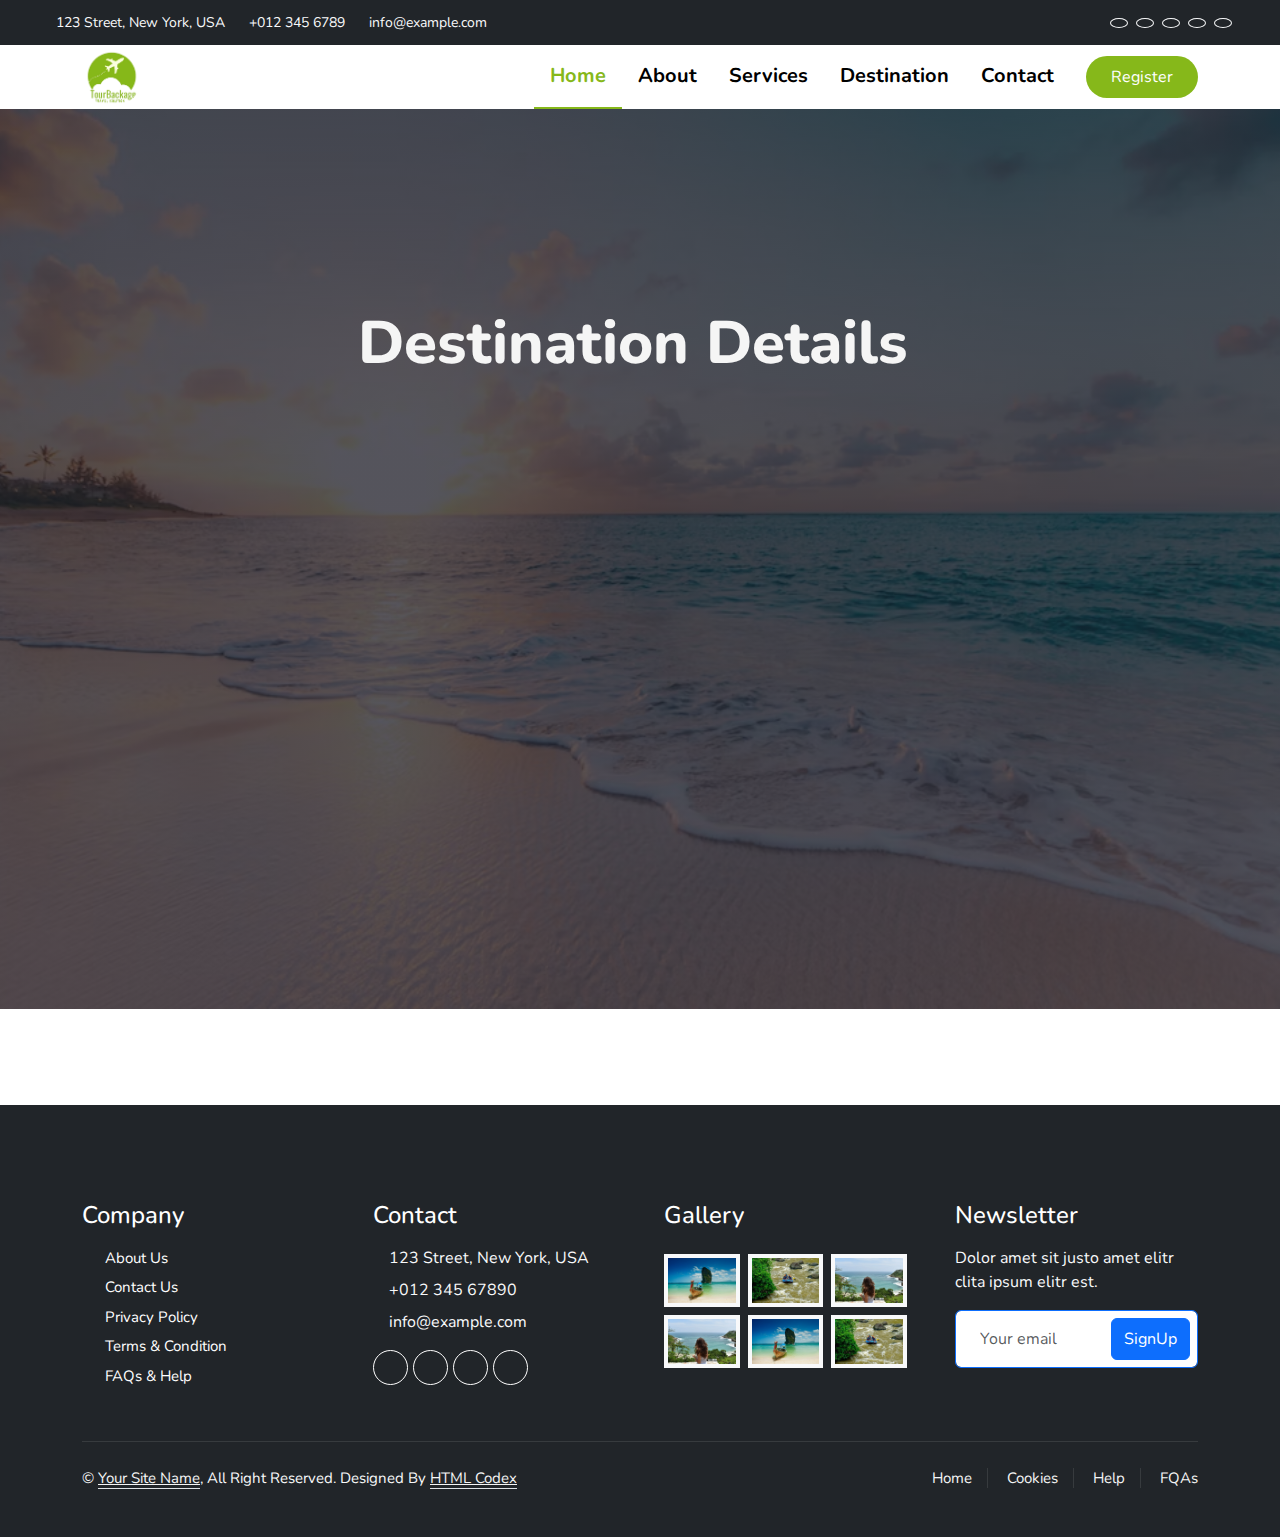
<file: details.html>
<!DOCTYPE html>
<html lang="en">
<head>
    <meta charset="UTF-8">
    <meta name="viewport" content="width=device-width, initial-scale=1.0">
    <title>Destination Details</title>
    <link rel="stylesheet" href="https://cdnjs.cloudflare.com/ajax/libs/font-awesome/6.5.1/css/all.min.css"
    integrity="sha512-DTOQO9RWCH3ppGqcWaEA1BIZOC6xxalwEsw9c2QQeAIftl+Vegovlnee1c9QX4TctnWMn13TZye+giMm8e2LwA=="
    crossorigin="anonymous" referrerpolicy="no-referrer" />
<link rel="stylesheet" href="css/bootstrap.min.css">
<link rel="stylesheet" href="https://cdnjs.cloudflare.com/ajax/libs/animate.css/4.1.1/animate.min.css">
 <!-- Google Web Fonts -->
 <link rel="preconnect" href="https://fonts.googleapis.com">
 <link rel="preconnect" href="https://fonts.gstatic.com" crossorigin>
 <link
     href="https://fonts.googleapis.com/css2?family=Heebo:wght@400;500;600&family=Nunito:wght@600;700;800&display=swap"
     rel="stylesheet">
     
<link rel="stylesheet" href="css/details.css">

</head>
<body>
<!--start navbar-->
<div class="container-fluid bg-dark px-5 d-none d-lg-block">
    <div class="row gx-0">
        <div class="col-lg-8 text-center text-lg-start mb-2 mb-lg-0">
            <div class="d-inline-flex align-items-center" style="height: 45px;">
                <small class="me-3 text-light"><i class="fa fa-map-marker-alt me-2"></i>123 Street, New York,
                    USA</small>
                <small class="me-3 text-light"><i class="fa fa-phone-alt me-2"></i>+012 345 6789</small>
                <small class="text-light"><i class="fa fa-envelope-open me-2"></i>info@example.com</small>
            </div>
        </div>
        <div class="col-lg-4 text-center text-lg-end">
            <div class="d-inline-flex align-items-center" style="height: 45px;">
                <a class="btn btn-sm btn-outline-light btn-sm-square rounded-circle me-2" href=""><i
                        class="fab fa-twitter fw-normal"></i></a>
                <a class="btn btn-sm btn-outline-light btn-sm-square rounded-circle me-2" href=""><i
                        class="fab fa-facebook-f fw-normal"></i></a>
                <a class="btn btn-sm btn-outline-light btn-sm-square rounded-circle me-2" href=""><i
                        class="fab fa-linkedin-in fw-normal"></i></a>
                <a class="btn btn-sm btn-outline-light btn-sm-square rounded-circle me-2" href=""><i
                        class="fab fa-instagram fw-normal"></i></a>
                <a class="btn btn-sm btn-outline-light btn-sm-square rounded-circle" href=""><i
                        class="fab fa-youtube fw-normal"></i></a>
            </div>
        </div>
    </div>
</div>
<!-- Navbar  -->
<nav id="main-nav" class="navbar navbar-expand-lg navbar-dark sticky-top  bg-white p-0">
    <div class="container position-relative">
        <a href="" class="navbar-brand p-0 ">
            <img src="images/Logo.png" alt="Logo" class="img-fluid me-3 rounded-circle" height="60" width="60" />
        </a>
        <button class="navbar-toggler " type="button" data-bs-toggle="collapse" data-bs-target="#navbarCollapse"
            aria-controls="navbarCollapse" aria-expanded="false" aria-label="Toggle navigation">
            <!-- <span class="navbar-toggler-icon"></span> -->
            <i class="fa-solid fa-bars"></i>
        </button>
        <div class="collapse navbar-collapse" id="navbarCollapse">
            <div class="navbar-nav ms-auto">
                <a href="Home.html" class="nav-item nav-link active p-3">Home</a>
                <a href="About.html" class="nav-item nav-link p-3">About</a>
                <a href="service.html" class="nav-item nav-link p-3">Services</a>
                <a href="destination.html" class="nav-item nav-link p-3">Destination</a>
                <a href="contact.html" class="nav-item nav-link p-3">Contact</a>
            </div>
            <a href="login.html" class="btn  rounded-pill py-2 px-4 ms-lg-3 p-3">Register</a>
        </div>
    </div>
</nav>
<div class="menna">
   
    <div class="landding col-lg-10 pt-lg-5   d-flex justify-content-center text-align-center animated slideInDown ml-5">
        <h1 class=" text-center display-3 ">Destination Details</h1>
    </div>
</div>
<div class="container mt-5">
    <div class="row">
        
            <div id="destinationDetails">
                <!-- Destination details will be dynamically inserted here -->
            </div>

    </div>
</div>

    <!-- Footer Start -->
    <div class="container-fluid bg-dark text-light footer pt-5 mt-5 wow fadeIn" data-wow-delay="0.1s">
        <div class="container py-5">
            <div class="row g-5">
                <div class="col-lg-3 col-md-6">
                    <h4 class="text-white mb-3">Company</h4>
                    <a class="btn btn-link text-decoration-none" href="">About Us</a>
                    <a class="btn btn-link text-decoration-none" href="">Contact Us</a>
                    <a class="btn btn-link text-decoration-none" href="">Privacy Policy</a>
                    <a class="btn btn-link text-decoration-none" href="">Terms & Condition</a>
                    <a class="btn btn-link text-decoration-none" href="">FAQs & Help</a>
                </div>
                <div class="col-lg-3 col-md-6">
                    <h4 class="text-white mb-3">Contact</h4>
                    <p class="mb-2"><i class="fa fa-map-marker-alt me-3"></i>123 Street, New York,
                        USA</p>
                    <p class="mb-2"><i class="fa fa-phone-alt me-3"></i>+012 345 67890</p>
                    <p class="mb-2"><i class="fa fa-envelope me-3"></i>info@example.com</p>
                    <div class="d-flex pt-2">
                        <a class="btn btn-outline-light btn-social" href=""><i class="fab fa-twitter"></i></a>
                        <a class="btn btn-outline-light btn-social" href=""><i class="fab fa-facebook-f"></i></a>
                        <a class="btn btn-outline-light btn-social" href=""><i class="fab fa-youtube"></i></a>
                        <a class="btn btn-outline-light btn-social" href=""><i class="fab fa-linkedin-in"></i></a>
                    </div>
                </div>
                <div class="col-lg-3 col-md-6">
                    <h4 class="text-white mb-3">Gallery</h4>
                    <div class="row g-2 pt-2">
                        <div class="col-4">
                            <img class="img-fluid bg-light p-1" src="images/package-1.jpg" alt="">
                        </div>
                        <div class="col-4">
                            <img class="img-fluid bg-light p-1" src="images/package-3.jpg" alt="">
                        </div>
                        <div class="col-4">
                            <img class="img-fluid bg-light p-1" src="images/package-2.jpg" alt="">

                        </div>
                        <div class="col-4">
                            <img class="img-fluid bg-light p-1" src="images/package-2.jpg" alt="">
                        </div>
                        <div class="col-4">
                            <img class="img-fluid bg-light p-1" src="images/package-1.jpg" alt="">

                        </div>
                        <div class="col-4">
                            <img class="img-fluid bg-light p-1" src="images/package-3.jpg" alt="">
                        </div>
                    </div>
                </div>
                <div class="col-lg-3 col-md-6">
                    <h4 class="text-white mb-3">Newsletter</h4>
                    <p>Dolor amet sit justo amet elitr clita ipsum elitr est.</p>
                    <div class="position-relative mx-auto" style="max-width: 400px;">
                        <input class="form-control border-primary w-100 py-3 ps-4 pe-5" type="text"
                            placeholder="Your email">
                        <button type="button"
                            class="btn btn1 btn-primary py-2 position-absolute top-0 end-0 mt-2 me-2">SignUp</button>
                    </div>
                </div>
            </div>
        </div>
        <div class="container">
            <div class="copyright">
                <div class="row">
                    <div class="col-md-6 text-center text-md-start mb-3 mb-md-0">
                        &copy; <a class="border-bottom" href="#">Your Site Name</a>, All Right
                        Reserved.

                        <!--/*** This template is free as long as you keep the footer author’s credit link/attribution link/backlink. If you'd like to use the template without the footer author’s credit link/attribution link/backlink, you can purchase the Credit Removal License from "https://htmlcodex.com/credit-removal". Thank you for your support. ***/-->
                        Designed By <a class="border-bottom" href="https://htmlcodex.com">HTML
                            Codex</a>
                    </div>
                    <div class="col-md-6 text-center text-md-end">
                        <div class="footer-menu">
                            <a href="" class="text-decoration-none">Home</a>
                            <a href="" class="text-decoration-none">Cookies</a>
                            <a href="" class="text-decoration-none">Help</a>
                            <a href="" class="text-decoration-none">FQAs</a>
                        </div>
                    </div>
                </div>
                <!-- arrow_up -->
                <a class="btn arrow_up">
                    <i class="fa fa-arrow-up fa-2x"></i>
                </a>
                <!-- arrow_up -->
    <script src="js/bootstrap.bundle.min.js"></script>
    <script src="https://cdnjs.cloudflare.com/ajax/libs/wow/1.1.2/wow.min.js"></script>
    <script src="js/jquery-3.7.1.min.js"></script>
    <script src="js/details.js"></script>


</body>
</html>
</file>
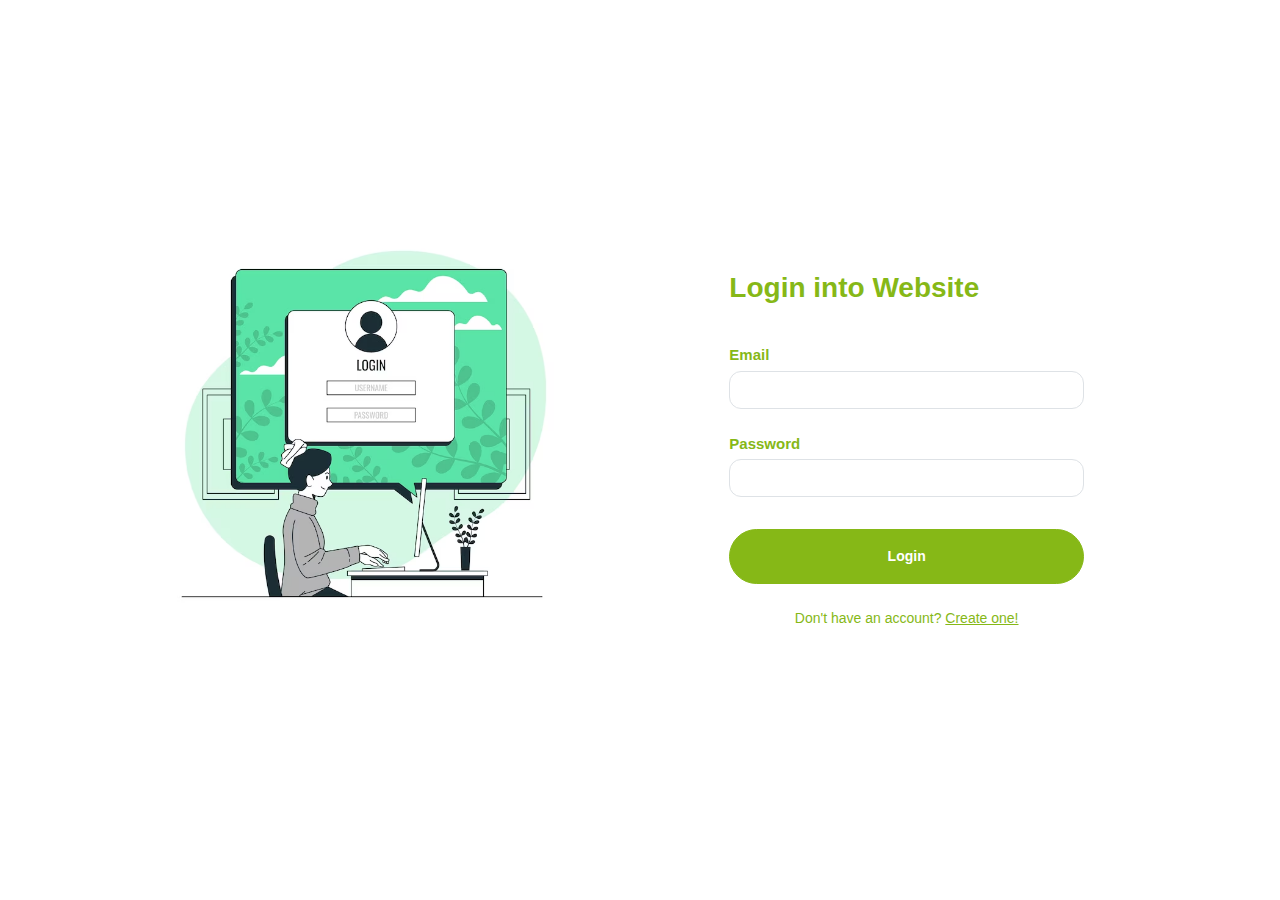
<file: login.html>
<!DOCTYPE html>
<html lang="en">
<head>
    <meta charset="UTF-8">
    <meta name="viewport" content="width=device-width, initial-scale=1.0">
    <title>login page</title>

    <!--? STYLE-->
    <link rel="stylesheet" href="css/all.min.css">
   <link rel="stylesheet" href="css/bootstrap.min.css">
   <link rel="stylesheet" href="css/login.css">
</head>
<body>
       <!-- ══════════════════▶ Start Project ◀═══════════════════════ -->
       <div id="log&reg" class="container-fluid position-relative ">
        <div class="row min-vh-100 justify-content-center align-items-center">
         <!--* ═══════════▶  Image in login & signup ◀════════════ -->
        <div class="photo col-md-5 pb-5 d-lg-flex flex-lg-column">
            <div class="img-container">
                <img src="images/login.avif" class="w-75 h-75" alt="">
            </div>
        </div>

        <!--* ════════════▶  Content in login & signup ◀══════════════ -->
        <div class="col-md-8 col-lg-4 ">
            <div class="content">
  
              <div id="parent"  class="px-3 px-lg-4 w-100 d-flex flex-column gap-4">
                 <!--? ════▶ LOGIN content ◀═══════ -->
                 <div id="login" class="d-flex flex-column gap-4  ">
                
                   <h1 class="mb-3">Login into Website </h1>
              <!--* ═════════▶ Email ◀═════════ -->
                   <div>

                    <label class="d-flex justify-content-between fw-semibold mb-1 " style="color: #86B817;" for="emailinput">
                      Email
                    </label>
                   
                    <!--* ═════════▶ Input-Email ◀═════════ -->

                    <input type="text" id="emailinput" class="form-control w-100">
                 </div>
            <!--* ═════════▶ Password  ◀══════════ -->
                 <div>
                    <label class="d-flex justify-content-between fw-semibold mb-1" style="color: #86B817;" for="passinput">
                      Password
                    
                    </label>
                    <!--* ═════════▶ Input-Pass ◀══════════ -->
                    <input id="passinput"   class="form-control w-100"  type="password">
                  
                  </div>

                   <!--^ ══════▶ LOGIN Button ◀═════ -->
                   <a id="loginbtn" >
              <button id="btnLogin" onclick="Login()"   class="btn btn-login mt-2 mb-0 fw-semibold">Login</button>
            </a>

              <span id="createOne" onclick="createAccount()" class="create-one mt-0">
                Don't have an account?
                <a class="text-decoration-underline">Create one!</a>
              </span>
                </div>
                    <!--* ═════════▶ Register ◀═════════ -->
                <div id="register" class="d-flex flex-column gap-4  d-none ">
                
                    <h1 class="mb-3 d-flex justify-content-between align-items-center" style="color: #86B817;">
                        Sign up
                        <i onclick="switchfromsignuptologin()" class="fa-solid fs-1 fa-circle-arrow-left"></i>
                      </h1>  

                      <!--* ═════════▶ Name ◀═════════ -->
                      <div>
 
                        <label class="d-flex justify-content-between fw-semibold mb-1 " for="nameInput" style="color: #86B817;">
                          Name
                        </label>
                       
                        <!--* ═════════▶ Input-Name ◀═════════ -->
    
                        <input type="text" oninput="validationName()" id="nameInput" class="form-control w-100">
                    </div>
                     <!--* ═════════▶ Email ◀═════════ -->
                    <div>
 
                     <label class="d-flex justify-content-between fw-semibold mb-1 " for="emailInput" style="color: #86B817;">
                       Email
                     </label>
                    
                     <!--* ═════════▶ Input-Email ◀═════════ -->
 
                     <input type="text" oninput="validationEmail()" id="emailInput" class="form-control w-100">
                  </div>
             <!--* ═════════▶ Password  ◀══════════ -->
                  <div>
                     <label class="d-flex justify-content-between fw-semibold mb-1" for="passInput" style="color: #86B817;">
                       Password
                      
                     </label>
                     <!--* ═════════▶ Input-Pass ◀══════════ -->
                     <input id="passInput" oninput="validationPass()"  class="form-control w-100"  type="password">
                   
                   </div>
 
                    <!--^ ══════▶ signup Button ◀═════ -->
               <button id="btnSign" onclick="addUser()"  class="btn btn-login mt-2 mb-0 fw-semibold" >Sign Up</button>

                 </div>

    </div>
  </div>

</div>
</div>
</div>

   <!--? Bootstrap -->
   <script src="js/bootstrap.bundle.min.js"></script>
  <!--? JavaScript -->
  <script src="js/script (2).js"></script>
  <!--? SweetAlert -->
  <script src="js/sweetalert2@11.js"></script>

  <script src="js/jquery-3.7.1.min.js"></script>

</body>
</html>
</file>
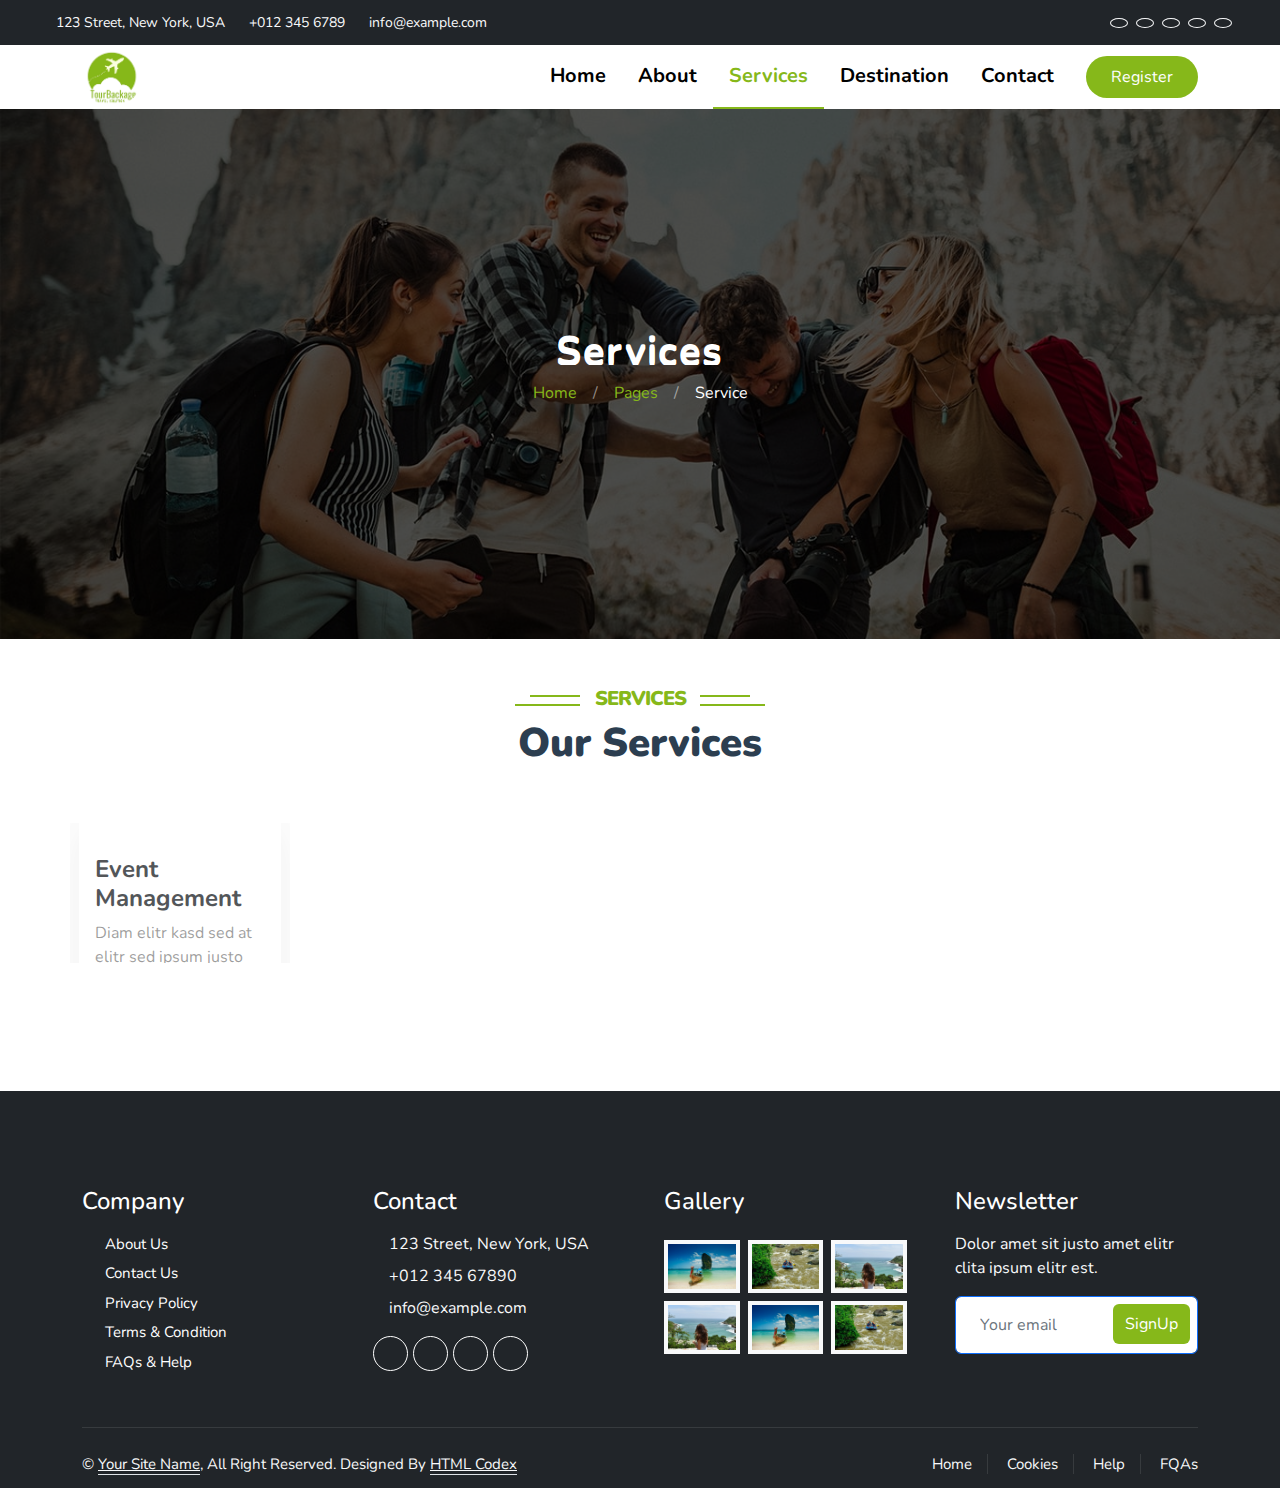
<file: service.html>
<!DOCTYPE html>
<html lang="en">

<head>
    <meta charset="UTF-8">
    <meta name="viewport" content="width=device-width, initial-scale=1.0">
    <title>Service</title>
    <!-- css Stylesheet -->
    <link rel="stylesheet" href="css/bootstrap.css">
    <link rel="stylesheet" href="css/bootstrap-grid.min.css">
    <link rel="stylesheet" href="css/service.css">
    <!-- Google Web Fonts -->
    <link rel="preconnect" href="https://fonts.googleapis.com">
    <link rel="preconnect" href="https://fonts.gstatic.com" crossorigin>
    <link
        href="https://fonts.googleapis.com/css2?family=Heebo:wght@400;500;600&family=Nunito:wght@600;700;800&display=swap"
        rel="stylesheet">
    <!-- Icon Font Stylesheet -->
    <link rel="stylesheet" href="https://cdnjs.cloudflare.com/ajax/libs/font-awesome/6.5.1/css/all.min.css"
        integrity="sha512-DTOQO9RWCH3ppGqcWaEA1BIZOC6xxalwEsw9c2QQeAIftl+Vegovlnee1c9QX4TctnWMn13TZye+giMm8e2LwA=="
        crossorigin="anonymous" referrerpolicy="no-referrer" />
</head>

<body>
    <div class="container-fluid bg-dark px-5 d-none d-lg-block">
        <div class="row gx-0">
            <div class="col-lg-8 text-center text-lg-start mb-2 mb-lg-0">
                <div class="d-inline-flex align-items-center" style="height: 45px;">
                    <small class="me-3 text-light"><i class="fa fa-map-marker-alt me-2"></i>123 Street, New York,
                        USA</small>
                    <small class="me-3 text-light"><i class="fa fa-phone-alt me-2"></i>+012 345 6789</small>
                    <small class="text-light"><i class="fa fa-envelope-open me-2"></i>info@example.com</small>
                </div>
            </div>
            <div class="col-lg-4 text-center text-lg-end">
                <div class="d-inline-flex align-items-center" style="height: 45px;">
                    <a class="btn btn-sm btn-outline-light btn-sm-square rounded-circle me-2" href=""><i
                            class="fab fa-twitter fw-normal"></i></a>
                    <a class="btn btn-sm btn-outline-light btn-sm-square rounded-circle me-2" href=""><i
                            class="fab fa-facebook-f fw-normal"></i></a>
                    <a class="btn btn-sm btn-outline-light btn-sm-square rounded-circle me-2" href=""><i
                            class="fab fa-linkedin-in fw-normal"></i></a>
                    <a class="btn btn-sm btn-outline-light btn-sm-square rounded-circle me-2" href=""><i
                            class="fab fa-instagram fw-normal"></i></a>
                    <a class="btn btn-sm btn-outline-light btn-sm-square rounded-circle" href=""><i
                            class="fab fa-youtube fw-normal"></i></a>
                </div>
            </div>
        </div>
    </div>

    <!-- Navbar  -->
    <nav id="main-nav" class="navbar navbar-expand-lg navbar-dark sticky-top  bg-white p-0">
        <div class="container position-relative">
            <a href="" class="navbar-brand p-0 ">
                <img src="images/Logo.png" alt="Logo" class="img-fluid me-3 rounded-circle" height="60" width="60" />
            </a>
            <button class="navbar-toggler " type="button" data-bs-toggle="collapse" data-bs-target="#navbarCollapse"
                aria-controls="navbarCollapse" aria-expanded="false" aria-label="Toggle navigation">
                <!-- <span class="navbar-toggler-icon"></span> -->
                <i class="fa-solid fa-bars"></i>
            </button>
            <div class="collapse navbar-collapse" id="navbarCollapse">
                <div class="navbar-nav ms-auto">
                    <a href="Home.html" class="nav-item nav-link  p-3">Home</a>
                    <a href="About.html" class="nav-item nav-link p-3">About</a>
                    <a href="service.html" class="nav-item nav-link active p-3">Services</a>
                    <a href="destination.html" class="nav-item nav-link p-3">Destination</a>
                    <a href="contact.html" class="nav-item nav-link p-3">Contact</a>
                </div>
                <a href="login.html" class="btn  rounded-pill py-2 px-4 ms-lg-3 p-3">Register</a>
            </div>
        </div>
    </nav>
    <!-- Start Landing -->
    <section class="Landing d-flex justify-content-center align-items-center">
        <div class="text-center text">
            <h1 id="about-header" class="fw-bold text-white fs-1 mb-3">Services </h1>
            <p class="text-white"><a href="#home" class="text-decoration-none main-color">Home</a><span
                    class="text-white-50 mx-3 ">/</span><a href="#pages"
                    class="text-decoration-none main-color">Pages</a><span class="text-white-50 mx-3">/</span>Service
            </p>
        </div>
     </section>
    <!-- End Landing -->

    <!--  Start Serivces secion -->
    <section class="Serivces py-5">
        <div class="container  ">
            <div class="text-center head">
                <h5 class="main-color ">SERVICES</h5>
                <h2>Our Services</h2>
            </div>
            <div class="row pt-5 text-left row1">
                <div class="col-12 col-lg-3 col-md-6 mb-3   service1">
                    <div class="px-3 py-4  ">
                        <i class="fa fa-3x fa-globe   mb-3"></i>
                        <h4 class="pt-2 fw-bold">Event Management</h4>
                        <p class="text-black-50">Diam elitr kasd sed at elitr sed ipsum justo dolor sed clita amet diam
                        </p>
                    </div>
                </div>
                <div class="col-12 col-lg-3 col-md-6 mb-3 service2 ">
                    <div class="px-3 py-4 ">
                        <i class="fa fa-3x fa-hotel   mb-3"></i>
                        <h4 class="pt-2 fw-bold">Event Management</h4>
                        <p class="text-black-50">Diam elitr kasd sed at elitr sed ipsum justo dolor sed clita amet diam
                        </p>
                    </div>
                </div>
                <div class="col-12 col-lg-3 col-md-6 mb-3 service3 ">
                    <div class="px-3 py-4  ">
                        <i class="fa fa-3x fa-user   mb-3"></i>
                        <h4 class="pt-2 fw-bold">Event Management</h4>
                        <p class="text-black-50">Diam elitr kasd sed at elitr sed ipsum justo dolor sed clita amet diam
                        </p>
                    </div>
                </div>
                <div class="col-12 col-lg-3 col-md-6 mb-3 service4 ">
                    <div class="px-3 py-4 ">
                        <i class="fa fa-3x fa-hotel   mb-3"></i>
                        <h4 class="pt-2 fw-bold">Event Management</h4>
                        <p class="text-black-50">Diam elitr kasd sed at elitr sed ipsum justo dolor sed clita amet diam
                        </p>
                    </div>
                </div>
            </div>
            <div class="row pt-2 text-left row2">
                <div class="col-12 col-lg-3 col-md-6 mb-3  service1 ">
                    <div class="px-3 py-4  ">
                        <i class="fa fa-3x fa-globe   mb-3"></i>
                        <h4 class="pt-2 fw-bold">Event Management</h4>
                        <p class="text-black-50">Diam elitr kasd sed at elitr sed ipsum justo dolor sed clita amet diam
                        </p>
                    </div>
                </div>
                <div class="col-12 col-lg-3 col-md-6 mb-3  service2 ">
                    <div class="px-3 py-4 ">
                        <i class="fa fa-3x fa-hotel   mb-3"></i>
                        <h4 class="pt-2 fw-bold">Event Management</h4>
                        <p class="text-black-50">Diam elitr kasd sed at elitr sed ipsum justo dolor sed clita amet diam
                        </p>
                    </div>
                </div>
                <div class="col-12 col-lg-3 col-md-6 mb-3  service3">
                    <div class="px-3 py-4  ">
                        <i class="fa fa-3x fa-user   mb-3"></i>
                        <h4 class="pt-2 fw-bold">Event Management</h4>
                        <p class="text-black-50">Diam elitr kasd sed at elitr sed ipsum justo dolor sed clita amet diam
                        </p>
                    </div>
                </div>
                <div class="col-12 col-lg-3 col-md-6 mb-3  service4 ">
                    <div class="px-3 py-4 ">
                        <i class="fa fa-3x fa-hotel   mb-3"></i>
                        <h4 class="pt-2 fw-bold">Event Management</h4>
                        <p class="text-black-50">Diam elitr kasd sed at elitr sed ipsum justo dolor sed clita amet diam
                        </p>
                    </div>
                </div>
            </div>
            <div class="row pt-2 text-left row3">
                <div class="col-12 col-lg-3 col-md-6 mb-3  service1 ">
                    <div class="px-3 py-4  ">
                        <i class="fa fa-3x fa-globe   mb-3"></i>
                        <h4 class="pt-2 fw-bold">Event Management</h4>
                        <p class="text-black-50">Diam elitr kasd sed at elitr sed ipsum justo dolor sed clita amet diam
                        </p>
                    </div>
                </div>
                <div class="col-12 col-lg-3 col-md-6 mb-3 service2 ">
                    <div class="px-3 py-4 ">
                        <i class="fa fa-3x fa-hotel   mb-3"></i>
                        <h4 class="pt-2 fw-bold">Event Management</h4>
                        <p class="text-black-50">Diam elitr kasd sed at elitr sed ipsum justo dolor sed clita amet diam
                        </p>
                    </div>
                </div>
                <div class="col-12 col-lg-3 col-md-6 mb-3  service3">
                    <div class="px-3 py-4  ">
                        <i class="fa fa-3x fa-user   mb-3"></i>
                        <h4 class="pt-2 fw-bold">Event Management</h4>
                        <p class="text-black-50">Diam elitr kasd sed at elitr sed ipsum justo dolor sed clita amet diam
                        </p>
                    </div>
                </div>
                <div class="col-12 col-lg-3 col-md-6 mb-3  service4">
                    <div class="px-3 py-4 ">
                        <i class="fa fa-3x fa-hotel   mb-3"></i>
                        <h4 class="pt-2 fw-bold">Event Management</h4>
                        <p class="text-black-50">Diam elitr kasd sed at elitr sed ipsum justo dolor sed clita amet diam
                        </p>
                    </div>
                </div>
            </div>
        </div>
    </section>
    <!--   End Serivces section -->
    
    <!-- arrow_up -->
    <a class="btn arrow_up">
        <i class="fa fa-arrow-up fa-2x"></i>
    </a>
    <!-- arrow_up -->
   <!-- Footer Start -->
   <div class="container-fluid bg-dark text-light footer pt-5 mt-5 wow fadeIn" data-wow-delay="0.1s">
    <div class="container py-5">
        <div class="row g-5">
            <div class="col-lg-3 col-md-6">
                <h4 class="text-white mb-3">Company</h4>
                <a class="btn btn-link text-decoration-none" href="">About Us</a>
                <a class="btn btn-link text-decoration-none" href="">Contact Us</a>
                <a class="btn btn-link text-decoration-none" href="">Privacy Policy</a>
                <a class="btn btn-link text-decoration-none" href="">Terms & Condition</a>
                <a class="btn btn-link text-decoration-none" href="">FAQs & Help</a>
            </div>
            <div class="col-lg-3 col-md-6">
                <h4 class="text-white mb-3">Contact</h4>
                <p class="mb-2"><i class="fa fa-map-marker-alt me-3"></i>123 Street, New York,
                    USA</p>
                <p class="mb-2"><i class="fa fa-phone-alt me-3"></i>+012 345 67890</p>
                <p class="mb-2"><i class="fa fa-envelope me-3"></i>info@example.com</p>
                <div class="d-flex pt-2">
                    <a class="btn btn-outline-light btn-social" href=""><i class="fab fa-twitter"></i></a>
                    <a class="btn btn-outline-light btn-social" href=""><i class="fab fa-facebook-f"></i></a>
                    <a class="btn btn-outline-light btn-social" href=""><i class="fab fa-youtube"></i></a>
                    <a class="btn btn-outline-light btn-social" href=""><i class="fab fa-linkedin-in"></i></a>
                </div>
            </div>
            <div class="col-lg-3 col-md-6">
                <h4 class="text-white mb-3">Gallery</h4>
                <div class="row g-2 pt-2">
                    <div class="col-4">
                        <img class="img-fluid bg-light p-1" src="images/package-1.jpg" alt="">
                    </div>
                    <div class="col-4">
                        <img class="img-fluid bg-light p-1" src="images/package-3.jpg" alt="">
                    </div>
                    <div class="col-4">
                        <img class="img-fluid bg-light p-1" src="images/package-2.jpg" alt="">

                    </div>
                    <div class="col-4">
                        <img class="img-fluid bg-light p-1" src="images/package-2.jpg" alt="">
                    </div>
                    <div class="col-4">
                        <img class="img-fluid bg-light p-1" src="images/package-1.jpg" alt="">

                    </div>
                    <div class="col-4">
                        <img class="img-fluid bg-light p-1" src="images/package-3.jpg" alt="">
                    </div>
                </div>
            </div>
            <div class="col-lg-3 col-md-6">
                <h4 class="text-white mb-3">Newsletter</h4>
                <p>Dolor amet sit justo amet elitr clita ipsum elitr est.</p>
                <div class="position-relative mx-auto" style="max-width: 400px;">
                    <input class="form-control border-primary w-100 py-3 ps-4 pe-5" type="text"
                        placeholder="Your email">
                    <button type="button"
                        class="btn btn1 btn-primary py-2 position-absolute top-0 end-0 mt-2 me-2">SignUp</button>
                </div>
            </div>
        </div>
    </div>
    <div class="container">
        <div class="copyright">
            <div class="row">
                <div class="col-md-6 text-center text-md-start mb-3 mb-md-0">
                    &copy; <a class="border-bottom" href="#">Your Site Name</a>, All Right
                    Reserved.

                    <!--/*** This template is free as long as you keep the footer author’s credit link/attribution link/backlink. If you'd like to use the template without the footer author’s credit link/attribution link/backlink, you can purchase the Credit Removal License from "https://htmlcodex.com/credit-removal". Thank you for your support. ***/-->
                    Designed By <a class="border-bottom" href="https://htmlcodex.com">HTML
                        Codex</a>
                </div>
                <div class="col-md-6 text-center text-md-end">
                    <div class="footer-menu">
                        <a href="" class="text-decoration-none">Home</a>
                        <a href="" class="text-decoration-none">Cookies</a>
                        <a href="" class="text-decoration-none">Help</a>
                        <a href="" class="text-decoration-none">FQAs</a>
                    </div>
                </div>
            </div>
    <script src="js/bootstrap.bundle.js"></script>
    <script src="js/jquery-3.7.1.min.js"></script>
    <script src="js/service.js"></script>
 
</body>

</html>
</file>
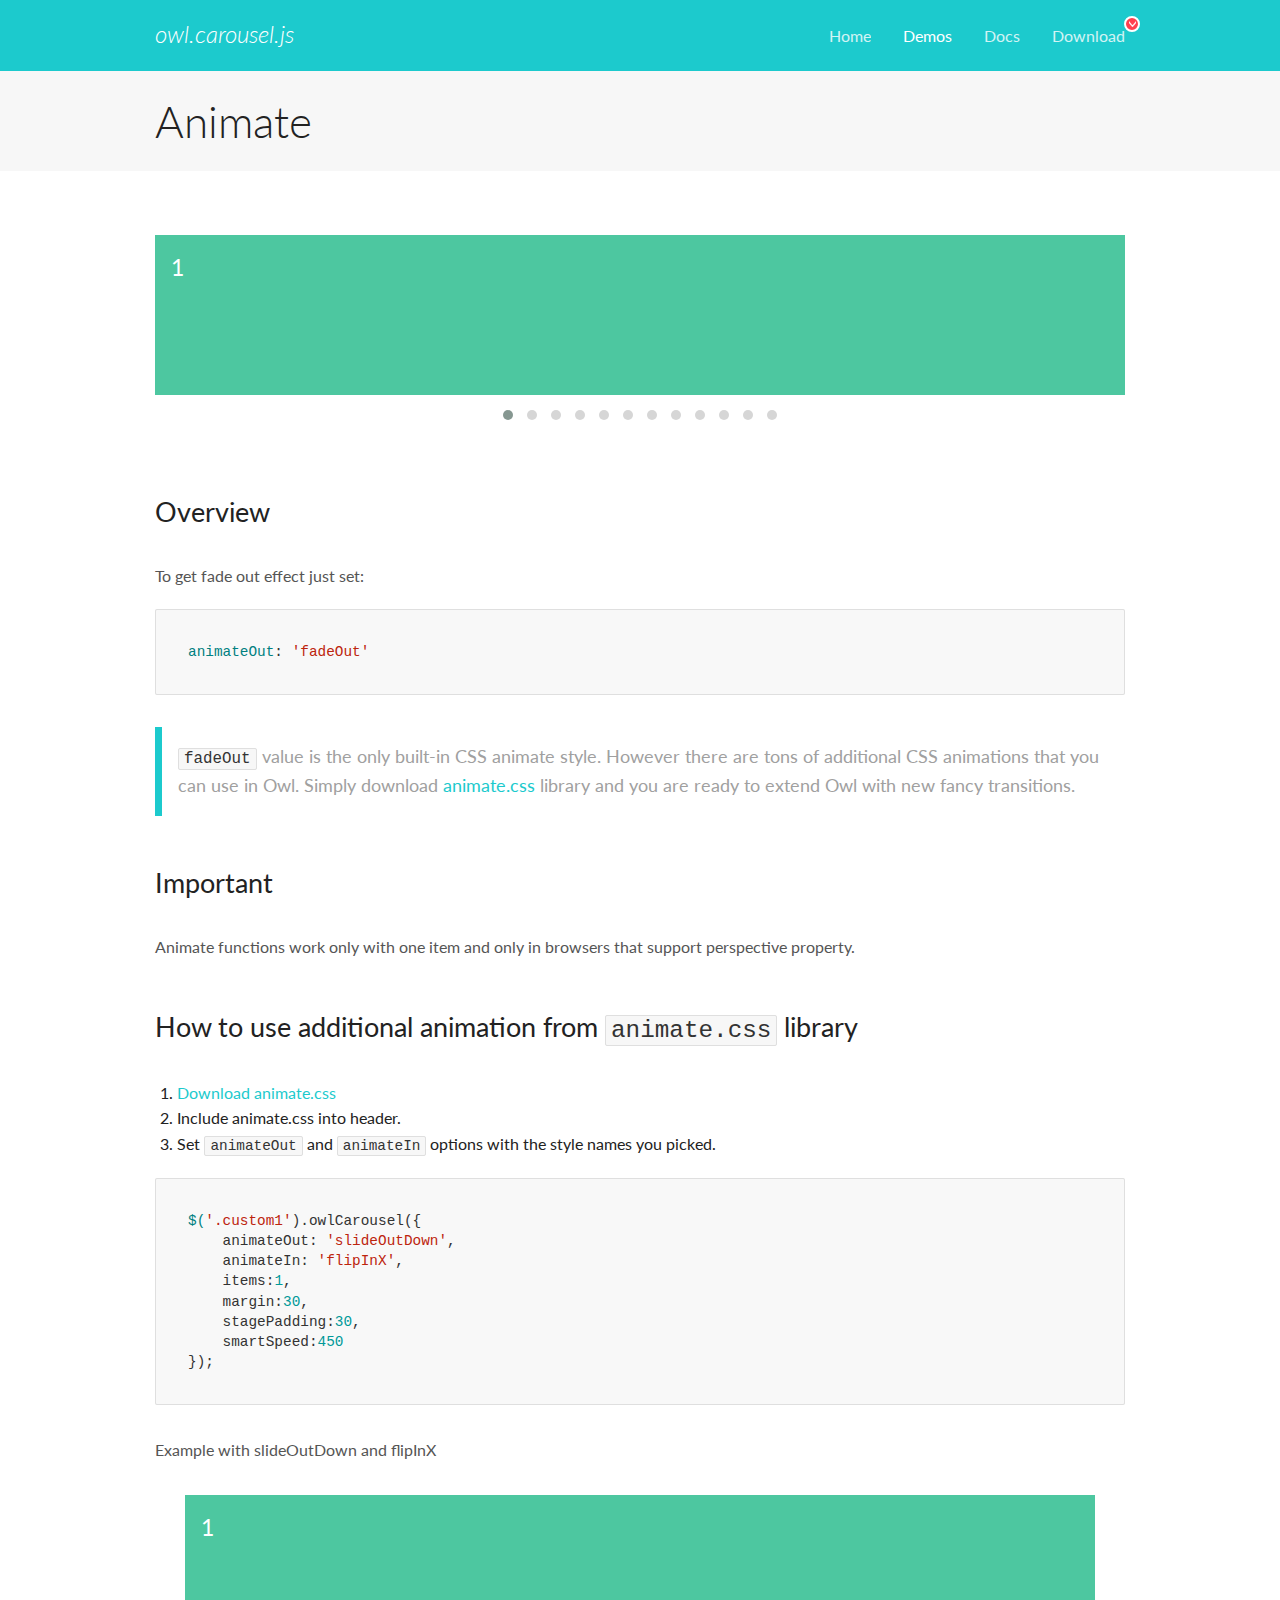
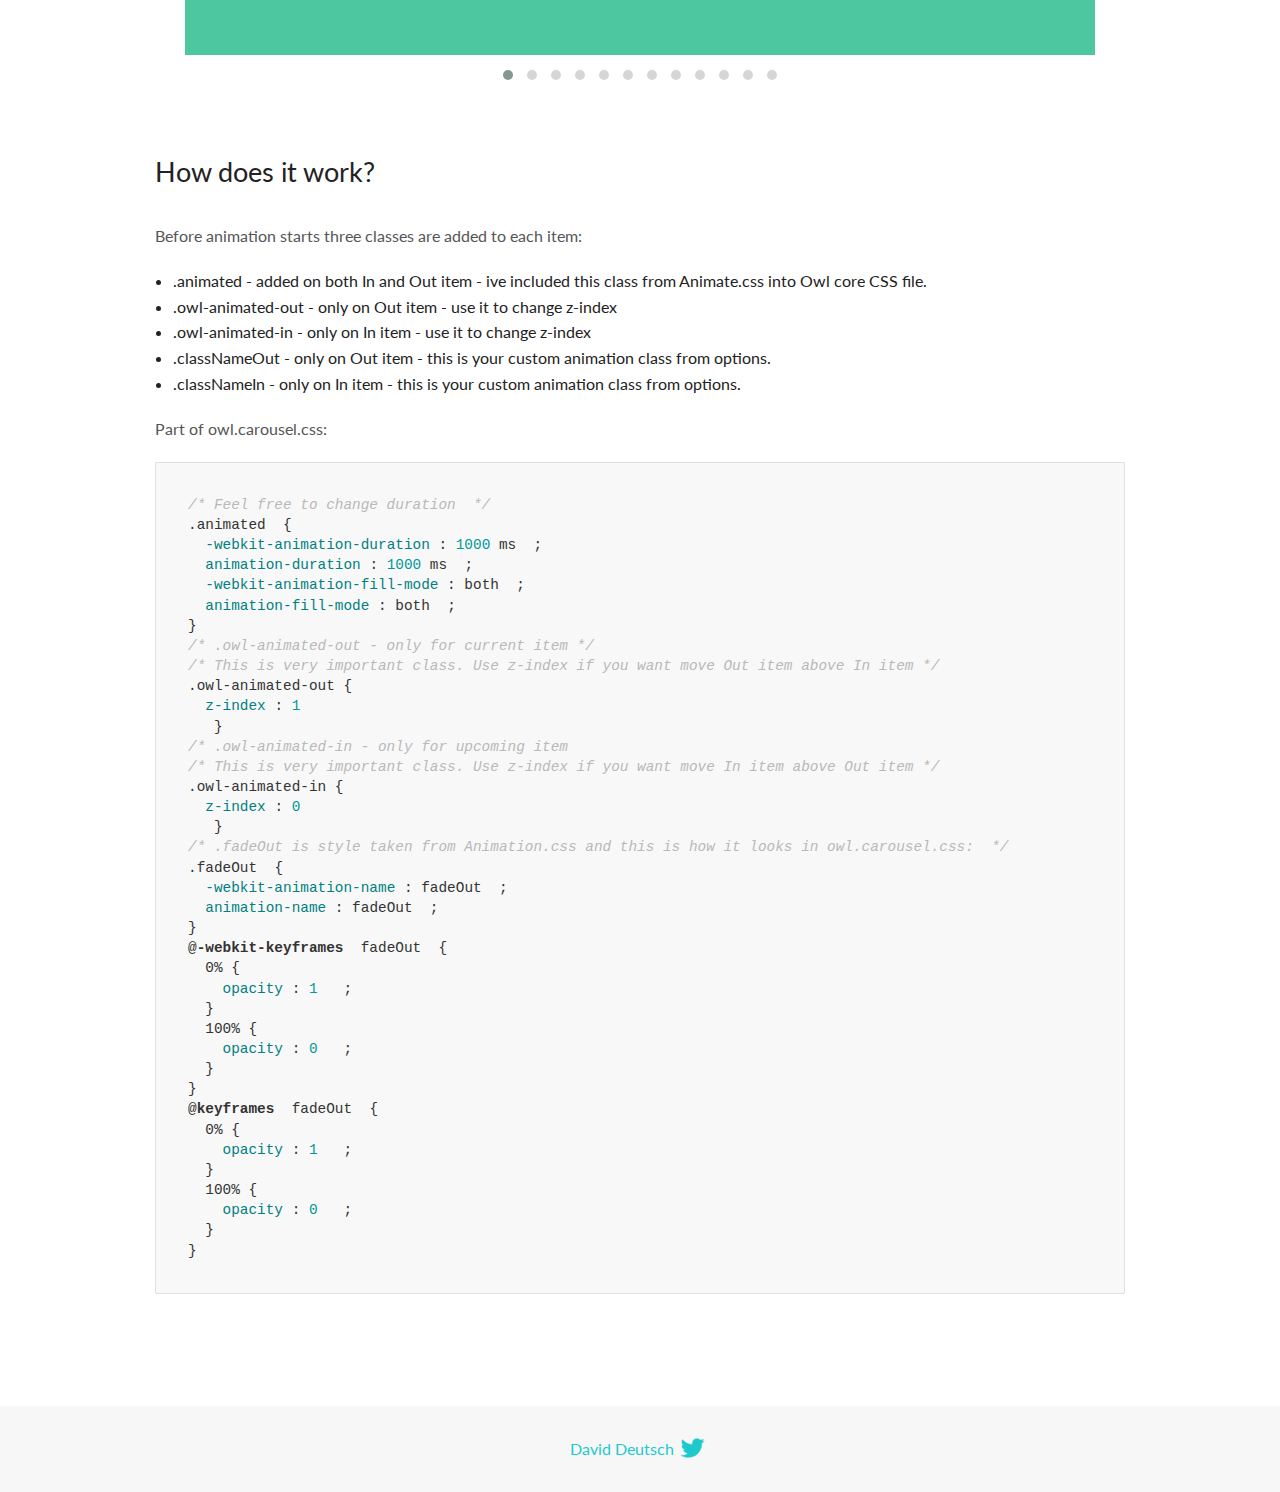
<file: OwlCarousel2-develop/docs/demos/animate.html>
<!DOCTYPE html>
<html lang="en">
  <head>

    <!-- head -->
    <meta charset="utf-8">
    <meta name="msapplication-tap-highlight" content="no" />
    <meta name="viewport" content="width=device-width, initial-scale=1.0" />
    <meta name="description" content="Animate carousel">
    <meta name="author" content="David Deutsch">
    <title>
      Animate Demo | Owl Carousel | 2.3.4
    </title>

    <!-- Stylesheets -->
    <link href='https://fonts.googleapis.com/css?family=Lato:300,400,700,400italic,300italic' rel='stylesheet' type='text/css'>
    <link rel="stylesheet" href="../assets/css/docs.theme.min.css">

    <!-- Owl Stylesheets -->
    <link rel="stylesheet" href="../assets/owlcarousel/assets/owl.carousel.min.css">
    <link rel="stylesheet" href="../assets/owlcarousel/assets/owl.theme.default.min.css">

    <!-- HTML5 shim and Respond.js IE8 support of HTML5 elements and media queries -->

    <!--[if lt IE 9]>
      <script src="https://oss.maxcdn.com/libs/html5shiv/3.7.0/html5shiv.js"></script>
      <script src="https://oss.maxcdn.com/libs/respond.js/1.3.0/respond.min.js"></script>
    <![endif]-->

    <!-- Favicons -->
    <link rel="apple-touch-icon-precomposed" sizes="144x144" href="../assets/ico/apple-touch-icon-144-precomposed.png">
    <link rel="shortcut icon" href="../assets/ico/favicon.png">
    <link rel="shortcut icon" href="favicon.ico">

    <!-- Yeah i know js should not be in header. Its required for demos.-->

    <!-- javascript -->
    <script src="../assets/vendors/jquery.min.js"></script>
    <script src="../assets/owlcarousel/owl.carousel.js"></script>
  </head>
  <body>

    <!-- header -->
    <header class="header">
      <div class="row">
        <div class="large-12 columns">
          <div class="brand left">
            <h3>
              <a href="/OwlCarousel2/">owl.carousel.js</a> 
            </h3>
          </div>
          <a id="toggle-nav" class="right">
            <span></span> <span></span> <span></span> 
          </a> 
          <div class="nav-bar">
            <ul class="clearfix">
              <li> <a href="/OwlCarousel2/index.html">Home</a>  </li>
              <li class="active">
                <a href="/OwlCarousel2/demos/demos.html">Demos</a> 
              </li>
              <li> <a href="/OwlCarousel2/docs/started-welcome.html">Docs</a>  </li>
              <li>
                <a href="https://github.com/OwlCarousel2/OwlCarousel2/archive/2.3.4.zip">Download</a> 
                <span class="download"></span> 
              </li>
            </ul>
          </div>
        </div>
      </div>
    </header>

    <!-- title -->
    <section class="title">
      <div class="row">
        <div class="large-12 columns">
          <h1>Animate</h1>
        </div>
      </div>
    </section>

    <!--  Demos -->
    <section id="demos">
      <div class="row">
        <div class="large-12 columns">
          <div class="fadeOut owl-carousel owl-theme">
            <div class="item">
              <h4>1</h4>
            </div>
            <div class="item">
              <h4>2</h4>
            </div>
            <div class="item">
              <h4>3</h4>
            </div>
            <div class="item">
              <h4>4</h4>
            </div>
            <div class="item">
              <h4>5</h4>
            </div>
            <div class="item">
              <h4>6</h4>
            </div>
            <div class="item">
              <h4>7</h4>
            </div>
            <div class="item">
              <h4>8</h4>
            </div>
            <div class="item">
              <h4>9</h4>
            </div>
            <div class="item">
              <h4>10</h4>
            </div>
            <div class="item">
              <h4>11</h4>
            </div>
            <div class="item">
              <h4>12</h4>
            </div>
          </div>
          <h3 id="overview">Overview</h3>
          <p>To get fade out effect just set:</p>
          <pre><code>animateOut: &#39;fadeOut&#39;</code></pre>
          <blockquote>
            <p><code>fadeOut</code> value is the only built-in CSS animate style. However there are tons of additional CSS animations that you can use in Owl. Simply download
              <a href="https://daneden.github.io/animate.css/">animate.css</a>  library and you are ready to extend Owl with new fancy transitions.</p>
          </blockquote>
          <h3 id="important">Important</h3>
          <p>Animate functions work only with one item and only in browsers that support perspective property.</p>
          <h3 id="how-to-use-additional-animation-from-animate-css-library">How to use additional animation from <code>animate.css</code> library</h3>
          <ol>
            <li> <a href="https://daneden.github.io/animate.css/">Download animate.css</a>  </li>
            <li>Include animate.css into header.</li>
            <li>Set <code>animateOut</code> and <code>animateIn</code> options with the style names you picked.</li>
          </ol>
          <pre><code>$(&#39;.custom1&#39;).owlCarousel({
    animateOut: &#39;slideOutDown&#39;,
    animateIn: &#39;flipInX&#39;,
    items:1,
    margin:30,
    stagePadding:30,
    smartSpeed:450
});</code></pre>
          <p>Example with slideOutDown and flipInX</p>
          <div class="custom1 owl-carousel owl-theme">
            <div class="item">
              <h4>1</h4>
            </div>
            <div class="item">
              <h4>2</h4>
            </div>
            <div class="item">
              <h4>3</h4>
            </div>
            <div class="item">
              <h4>4</h4>
            </div>
            <div class="item">
              <h4>5</h4>
            </div>
            <div class="item">
              <h4>6</h4>
            </div>
            <div class="item">
              <h4>7</h4>
            </div>
            <div class="item">
              <h4>8</h4>
            </div>
            <div class="item">
              <h4>9</h4>
            </div>
            <div class="item">
              <h4>10</h4>
            </div>
            <div class="item">
              <h4>11</h4>
            </div>
            <div class="item">
              <h4>12</h4>
            </div>
          </div>
          <h3 id="how-does-it-work-">How does it work?</h3>
          <p>Before animation starts three classes are added to each item:</p>
          <ul>
            <li>.animated - added on both In and Out item - ive included this class from Animate.css into Owl core CSS file.</li>
            <li>.owl-animated-out - only on Out item - use it to change z-index</li>
            <li>.owl-animated-in - only on In item - use it to change z-index</li>
            <li>.classNameOut - only on Out item - this is your custom animation class from options.</li>
            <li>.classNameIn - only on In item - this is your custom animation class from options.</li>
          </ul>
          <p>Part of owl.carousel.css:</p>
          <pre><code class="language-css"><span class="comment">/* Feel free to change duration  */</span> 
<span class="class">.animated</span>  <span class="rules">{
  <span class="rule"><span class="attribute">-webkit-animation-duration</span> :<span class="value"> <span class="number">1000</span> ms</span> </span> ;
  <span class="rule"><span class="attribute">animation-duration</span> :<span class="value"> <span class="number">1000</span> ms</span> </span> ;
  <span class="rule"><span class="attribute">-webkit-animation-fill-mode</span> :<span class="value"> both</span> </span> ;
  <span class="rule"><span class="attribute">animation-fill-mode</span> :<span class="value"> both</span> </span> ;
<span class="rule">}</span> </span> 
<span class="comment">/* .owl-animated-out - only for current item */</span> 
<span class="comment">/* This is very important class. Use z-index if you want move Out item above In item */</span> 
<span class="class">.owl-animated-out</span> <span class="rules">{
  <span class="rule"><span class="attribute">z-index</span> :<span class="value"> <span class="number">1</span> 
</span> </span> </span> }
<span class="comment">/* .owl-animated-in - only for upcoming item
/* This is very important class. Use z-index if you want move In item above Out item */</span> 
<span class="class">.owl-animated-in</span> <span class="rules">{
  <span class="rule"><span class="attribute">z-index</span> :<span class="value"> <span class="number">0</span> 
</span> </span> </span> }
<span class="comment">/* .fadeOut is style taken from Animation.css and this is how it looks in owl.carousel.css:  */</span> 
<span class="class">.fadeOut</span>  <span class="rules">{
  <span class="rule"><span class="attribute">-webkit-animation-name</span> :<span class="value"> fadeOut</span> </span> ;
  <span class="rule"><span class="attribute">animation-name</span> :<span class="value"> fadeOut</span> </span> ;
<span class="rule">}</span> </span> 
<span class="at_rule">@<span class="keyword">-webkit-keyframes</span>  fadeOut </span> {
  0% <span class="rules">{
    <span class="rule"><span class="attribute">opacity</span> :<span class="value"> <span class="number">1</span> </span> </span> ;
  <span class="rule">}</span> </span> 
  100% <span class="rules">{
    <span class="rule"><span class="attribute">opacity</span> :<span class="value"> <span class="number">0</span> </span> </span> ;
  <span class="rule">}</span> </span> 
}
<span class="at_rule">@<span class="keyword">keyframes</span>  fadeOut </span> {
  0% <span class="rules">{
    <span class="rule"><span class="attribute">opacity</span> :<span class="value"> <span class="number">1</span> </span> </span> ;
  <span class="rule">}</span> </span> 
  100% <span class="rules">{
    <span class="rule"><span class="attribute">opacity</span> :<span class="value"> <span class="number">0</span> </span> </span> ;
  <span class="rule">}</span> </span> 
}</code></pre>
          <link rel="stylesheet" href="../assets/css/animate.css">
          <script>
            jQuery(document).ready(function($) {
              $('.fadeOut').owlCarousel({
                items: 1,
                animateOut: 'fadeOut',
                loop: true,
                margin: 10,
              });
              $('.custom1').owlCarousel({
                animateOut: 'slideOutDown',
                animateIn: 'flipInX',
                items: 1,
                margin: 30,
                stagePadding: 30,
                smartSpeed: 450
              });
            });
          </script>
        </div>
      </div>
    </section>

    <!-- footer -->
    <footer class="footer">
      <div class="row">
        <div class="large-12 columns">
          <h5>
            <a href="/OwlCarousel2/docs/support-contact.html">David Deutsch</a> 
            <a id="custom-tweet-button" href="https://twitter.com/share?url=https://github.com/OwlCarousel2/OwlCarousel2&text=Owl Carousel - This is so awesome! " target="_blank"></a> 
          </h5>
        </div>
      </div>
    </footer>

    <!-- vendors -->
    <script src="../assets/vendors/highlight.js"></script>
    <script src="../assets/js/app.js"></script>
  </body>
</html>
</file>
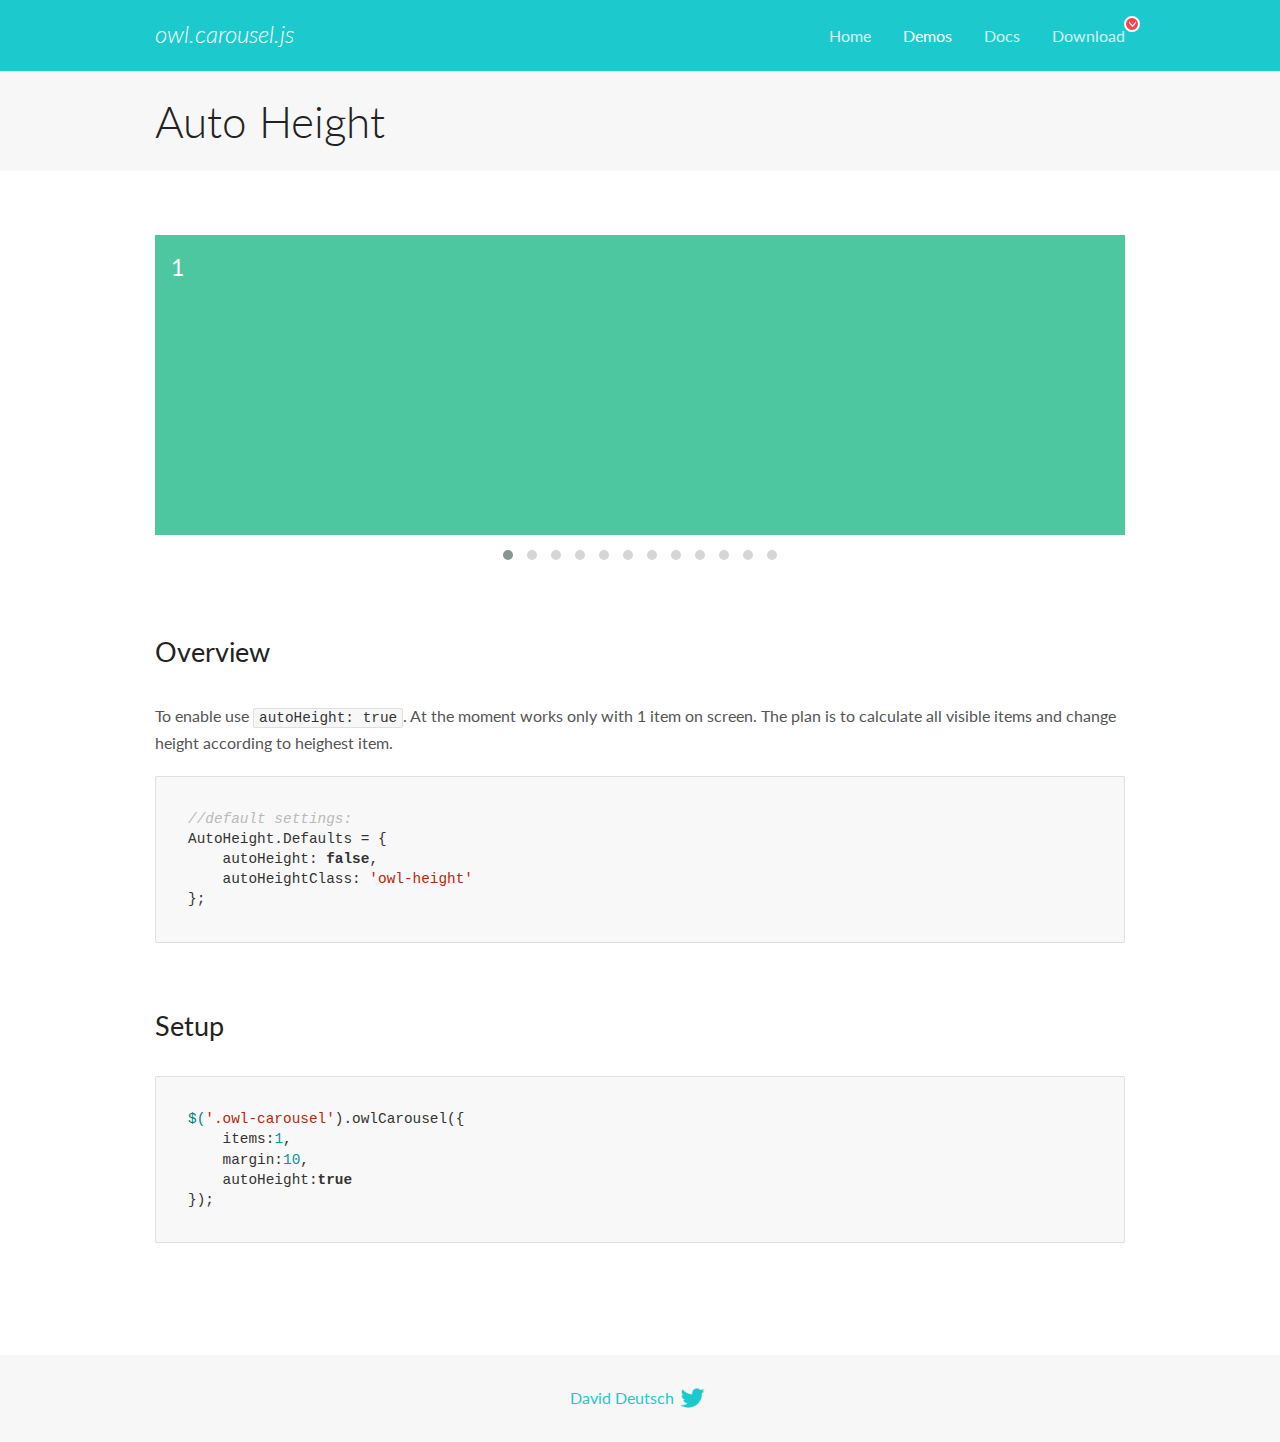
<file: OwlCarousel2-develop/docs/demos/autoheight.html>
<!DOCTYPE html>
<html lang="en">
  <head>

    <!-- head -->
    <meta charset="utf-8">
    <meta name="msapplication-tap-highlight" content="no" />
    <meta name="viewport" content="width=device-width, initial-scale=1.0" />
    <meta name="description" content="autoHeight usage demo">
    <meta name="author" content="David Deutsch">
    <title>
      Auto Height Demo | Owl Carousel | 2.3.4
    </title>

    <!-- Stylesheets -->
    <link href='https://fonts.googleapis.com/css?family=Lato:300,400,700,400italic,300italic' rel='stylesheet' type='text/css'>
    <link rel="stylesheet" href="../assets/css/docs.theme.min.css">

    <!-- Owl Stylesheets -->
    <link rel="stylesheet" href="../assets/owlcarousel/assets/owl.carousel.min.css">
    <link rel="stylesheet" href="../assets/owlcarousel/assets/owl.theme.default.min.css">

    <!-- HTML5 shim and Respond.js IE8 support of HTML5 elements and media queries -->

    <!--[if lt IE 9]>
      <script src="https://oss.maxcdn.com/libs/html5shiv/3.7.0/html5shiv.js"></script>
      <script src="https://oss.maxcdn.com/libs/respond.js/1.3.0/respond.min.js"></script>
    <![endif]-->

    <!-- Favicons -->
    <link rel="apple-touch-icon-precomposed" sizes="144x144" href="../assets/ico/apple-touch-icon-144-precomposed.png">
    <link rel="shortcut icon" href="../assets/ico/favicon.png">
    <link rel="shortcut icon" href="favicon.ico">

    <!-- Yeah i know js should not be in header. Its required for demos.-->

    <!-- javascript -->
    <script src="../assets/vendors/jquery.min.js"></script>
    <script src="../assets/owlcarousel/owl.carousel.js"></script>
  </head>
  <body>

    <!-- header -->
    <header class="header">
      <div class="row">
        <div class="large-12 columns">
          <div class="brand left">
            <h3>
              <a href="/OwlCarousel2/">owl.carousel.js</a> 
            </h3>
          </div>
          <a id="toggle-nav" class="right">
            <span></span> <span></span> <span></span> 
          </a> 
          <div class="nav-bar">
            <ul class="clearfix">
              <li> <a href="/OwlCarousel2/index.html">Home</a>  </li>
              <li class="active">
                <a href="/OwlCarousel2/demos/demos.html">Demos</a> 
              </li>
              <li> <a href="/OwlCarousel2/docs/started-welcome.html">Docs</a>  </li>
              <li>
                <a href="https://github.com/OwlCarousel2/OwlCarousel2/archive/2.3.4.zip">Download</a> 
                <span class="download"></span> 
              </li>
            </ul>
          </div>
        </div>
      </div>
    </header>

    <!-- title -->
    <section class="title">
      <div class="row">
        <div class="large-12 columns">
          <h1>Auto Height</h1>
        </div>
      </div>
    </section>

    <!--  Demos -->
    <section id="demos">
      <div class="row">
        <div class="large-12 columns">
          <div class="owl-carousel owl-theme">
            <div class="item" style="height:300px">
              <h4>1</h4>
            </div>
            <div class="item" style="height:100px">
              <h4>2</h4>
            </div>
            <div class="item" style="height:500px">
              <h4>3</h4>
            </div>
            <div class="item" style="height:250px">
              <h4>4</h4>
            </div>
            <div class="item" style="height:400px">
              <h4>5</h4>
            </div>
            <div class="item" style="height:500px">
              <h4>6</h4>
            </div>
            <div class="item" style="height:600px">
              <h4>7</h4>
            </div>
            <div class="item" style="height:400px">
              <h4>8</h4>
            </div>
            <div class="item" style="height:300px">
              <h4>9</h4>
            </div>
            <div class="item" style="height:350px">
              <h4>10</h4>
            </div>
            <div class="item" style="height:200px">
              <h4>11</h4>
            </div>
            <div class="item" style="height:150px">
              <h4>12</h4>
            </div>
          </div>
          <h3 id="overview">Overview</h3>
          <p>To enable use <code>autoHeight: true</code>. At the moment works only with 1 item on screen. The plan is to calculate all visible items and change height according to heighest item.</p>
          <pre><code>//default settings:
AutoHeight.Defaults = {
    autoHeight: false,
    autoHeightClass: &#39;owl-height&#39;
};</code></pre>
          <h3 id="setup">Setup</h3>
          <pre><code>$(&#39;.owl-carousel&#39;).owlCarousel({
    items:1,
    margin:10,
    autoHeight:true
});</code></pre>
          <script>
            $(document).ready(function() {
              $('.owl-carousel').owlCarousel({
                items: 1,
                margin: 10,
                autoHeight: true
              });
            })
          </script>
        </div>
      </div>
    </section>

    <!-- footer -->
    <footer class="footer">
      <div class="row">
        <div class="large-12 columns">
          <h5>
            <a href="/OwlCarousel2/docs/support-contact.html">David Deutsch</a> 
            <a id="custom-tweet-button" href="https://twitter.com/share?url=https://github.com/OwlCarousel2/OwlCarousel2&text=Owl Carousel - This is so awesome! " target="_blank"></a> 
          </h5>
        </div>
      </div>
    </footer>

    <!-- vendors -->
    <script src="../assets/vendors/highlight.js"></script>
    <script src="../assets/js/app.js"></script>
  </body>
</html>
</file>
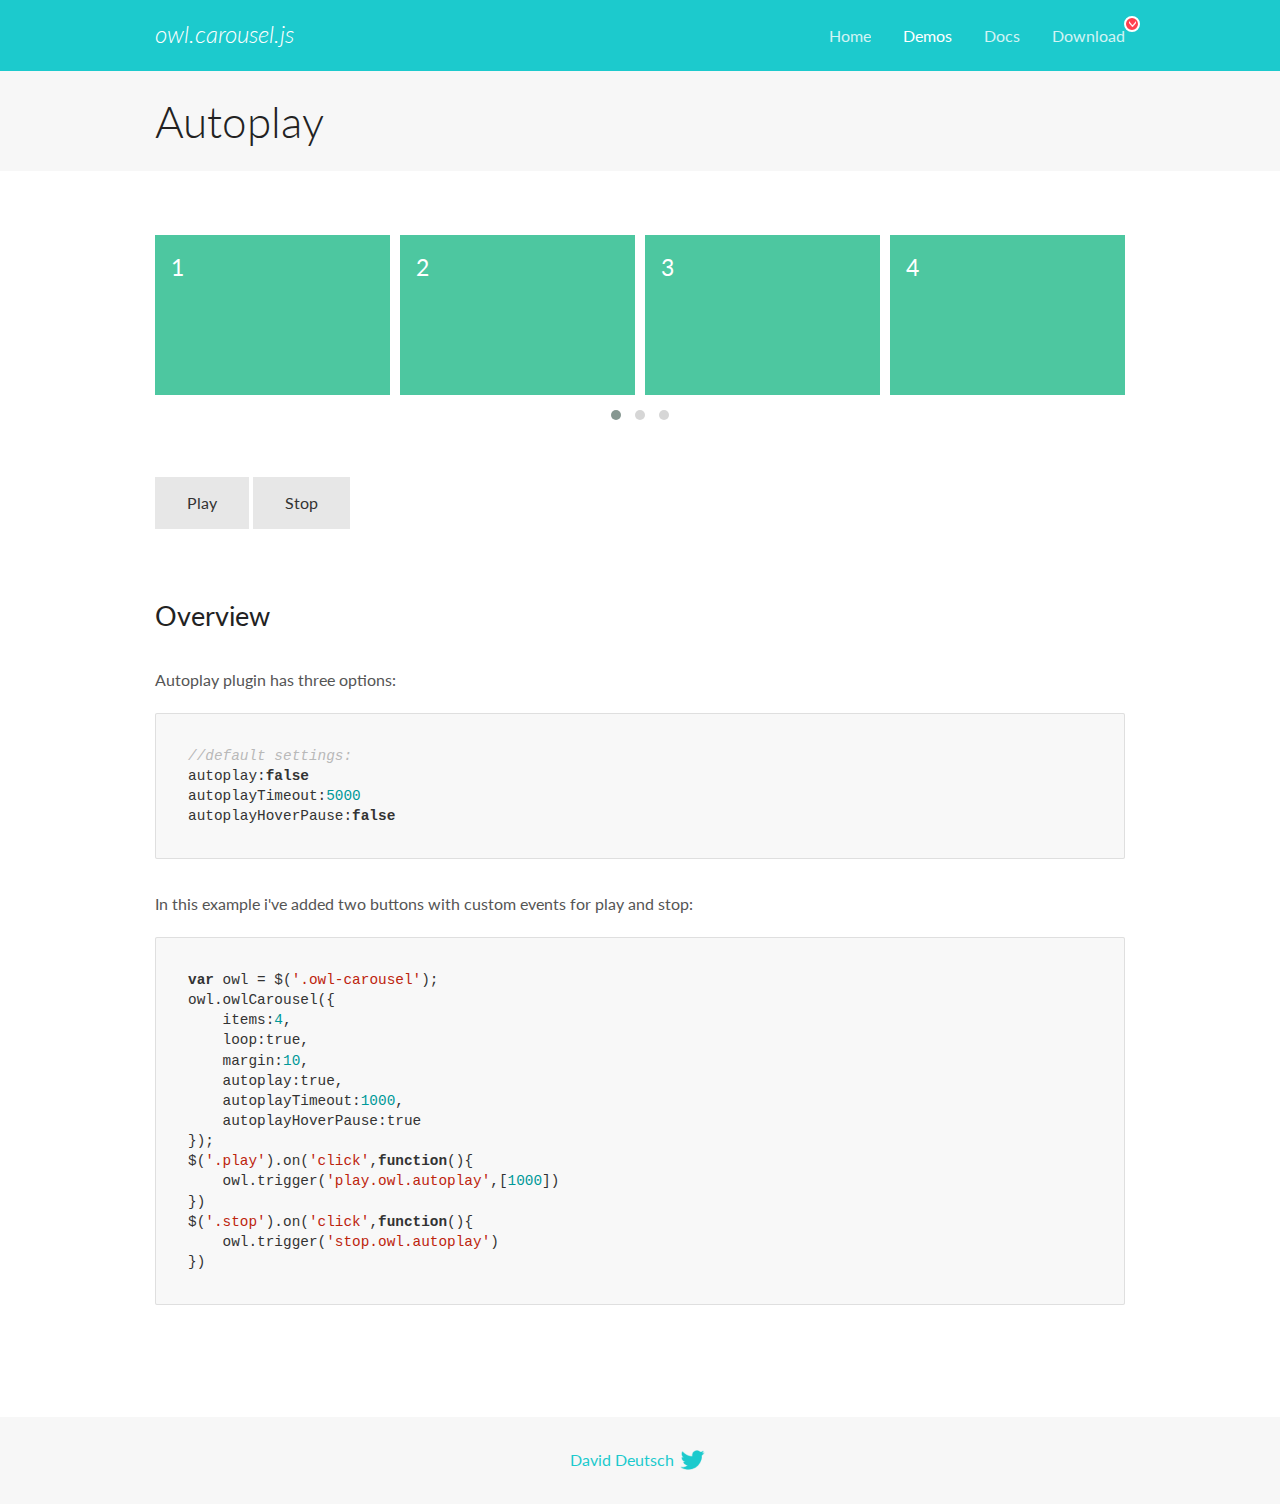
<file: OwlCarousel2-develop/docs/demos/autoplay.html>
<!DOCTYPE html>
<html lang="en">
  <head>

    <!-- head -->
    <meta charset="utf-8">
    <meta name="msapplication-tap-highlight" content="no" />
    <meta name="viewport" content="width=device-width, initial-scale=1.0" />
    <meta name="description" content="Autoplay usage demo">
    <meta name="author" content="David Deutsch">
    <title>
      Autoplay Demo | Owl Carousel | 2.3.4
    </title>

    <!-- Stylesheets -->
    <link href='https://fonts.googleapis.com/css?family=Lato:300,400,700,400italic,300italic' rel='stylesheet' type='text/css'>
    <link rel="stylesheet" href="../assets/css/docs.theme.min.css">

    <!-- Owl Stylesheets -->
    <link rel="stylesheet" href="../assets/owlcarousel/assets/owl.carousel.min.css">
    <link rel="stylesheet" href="../assets/owlcarousel/assets/owl.theme.default.min.css">

    <!-- HTML5 shim and Respond.js IE8 support of HTML5 elements and media queries -->

    <!--[if lt IE 9]>
      <script src="https://oss.maxcdn.com/libs/html5shiv/3.7.0/html5shiv.js"></script>
      <script src="https://oss.maxcdn.com/libs/respond.js/1.3.0/respond.min.js"></script>
    <![endif]-->

    <!-- Favicons -->
    <link rel="apple-touch-icon-precomposed" sizes="144x144" href="../assets/ico/apple-touch-icon-144-precomposed.png">
    <link rel="shortcut icon" href="../assets/ico/favicon.png">
    <link rel="shortcut icon" href="favicon.ico">

    <!-- Yeah i know js should not be in header. Its required for demos.-->

    <!-- javascript -->
    <script src="../assets/vendors/jquery.min.js"></script>
    <script src="../assets/owlcarousel/owl.carousel.js"></script>
  </head>
  <body>

    <!-- header -->
    <header class="header">
      <div class="row">
        <div class="large-12 columns">
          <div class="brand left">
            <h3>
              <a href="/OwlCarousel2/">owl.carousel.js</a> 
            </h3>
          </div>
          <a id="toggle-nav" class="right">
            <span></span> <span></span> <span></span> 
          </a> 
          <div class="nav-bar">
            <ul class="clearfix">
              <li> <a href="/OwlCarousel2/index.html">Home</a>  </li>
              <li class="active">
                <a href="/OwlCarousel2/demos/demos.html">Demos</a> 
              </li>
              <li> <a href="/OwlCarousel2/docs/started-welcome.html">Docs</a>  </li>
              <li>
                <a href="https://github.com/OwlCarousel2/OwlCarousel2/archive/2.3.4.zip">Download</a> 
                <span class="download"></span> 
              </li>
            </ul>
          </div>
        </div>
      </div>
    </header>

    <!-- title -->
    <section class="title">
      <div class="row">
        <div class="large-12 columns">
          <h1>Autoplay</h1>
        </div>
      </div>
    </section>

    <!--  Demos -->
    <section id="demos">
      <div class="row">
        <div class="large-12 columns">
          <div class="owl-carousel owl-theme">
            <div class="item">
              <h4>1</h4>
            </div>
            <div class="item">
              <h4>2</h4>
            </div>
            <div class="item">
              <h4>3</h4>
            </div>
            <div class="item">
              <h4>4</h4>
            </div>
            <div class="item">
              <h4>5</h4>
            </div>
            <div class="item">
              <h4>6</h4>
            </div>
            <div class="item">
              <h4>7</h4>
            </div>
            <div class="item">
              <h4>8</h4>
            </div>
            <div class="item">
              <h4>9</h4>
            </div>
            <div class="item">
              <h4>10</h4>
            </div>
            <div class="item">
              <h4>11</h4>
            </div>
            <div class="item">
              <h4>12</h4>
            </div>
          </div>
          <a class="button secondary play">Play</a> 
          <a class="button secondary stop">Stop</a> 
          <h3 id="overview">Overview</h3>
          <p>Autoplay plugin has three options:</p>
          <pre><code>//default settings:
autoplay:false
autoplayTimeout:5000
autoplayHoverPause:false</code></pre>
          <p>In this example i&#39;ve added two buttons with custom events for play and stop:</p>
          <pre><code>var owl = $(&#39;.owl-carousel&#39;);
owl.owlCarousel({
    items:4,
    loop:true,
    margin:10,
    autoplay:true,
    autoplayTimeout:1000,
    autoplayHoverPause:true
});
$(&#39;.play&#39;).on(&#39;click&#39;,function(){
    owl.trigger(&#39;play.owl.autoplay&#39;,[1000])
})
$(&#39;.stop&#39;).on(&#39;click&#39;,function(){
    owl.trigger(&#39;stop.owl.autoplay&#39;)
})</code></pre>
          <script>
            $(document).ready(function() {
              var owl = $('.owl-carousel');
              owl.owlCarousel({
                items: 4,
                loop: true,
                margin: 10,
                autoplay: true,
                autoplayTimeout: 1000,
                autoplayHoverPause: true
              });
              $('.play').on('click', function() {
                owl.trigger('play.owl.autoplay', [1000])
              })
              $('.stop').on('click', function() {
                owl.trigger('stop.owl.autoplay')
              })
            })
          </script>
        </div>
      </div>
    </section>

    <!-- footer -->
    <footer class="footer">
      <div class="row">
        <div class="large-12 columns">
          <h5>
            <a href="/OwlCarousel2/docs/support-contact.html">David Deutsch</a> 
            <a id="custom-tweet-button" href="https://twitter.com/share?url=https://github.com/OwlCarousel2/OwlCarousel2&text=Owl Carousel - This is so awesome! " target="_blank"></a> 
          </h5>
        </div>
      </div>
    </footer>

    <!-- vendors -->
    <script src="../assets/vendors/highlight.js"></script>
    <script src="../assets/js/app.js"></script>
  </body>
</html>
</file>
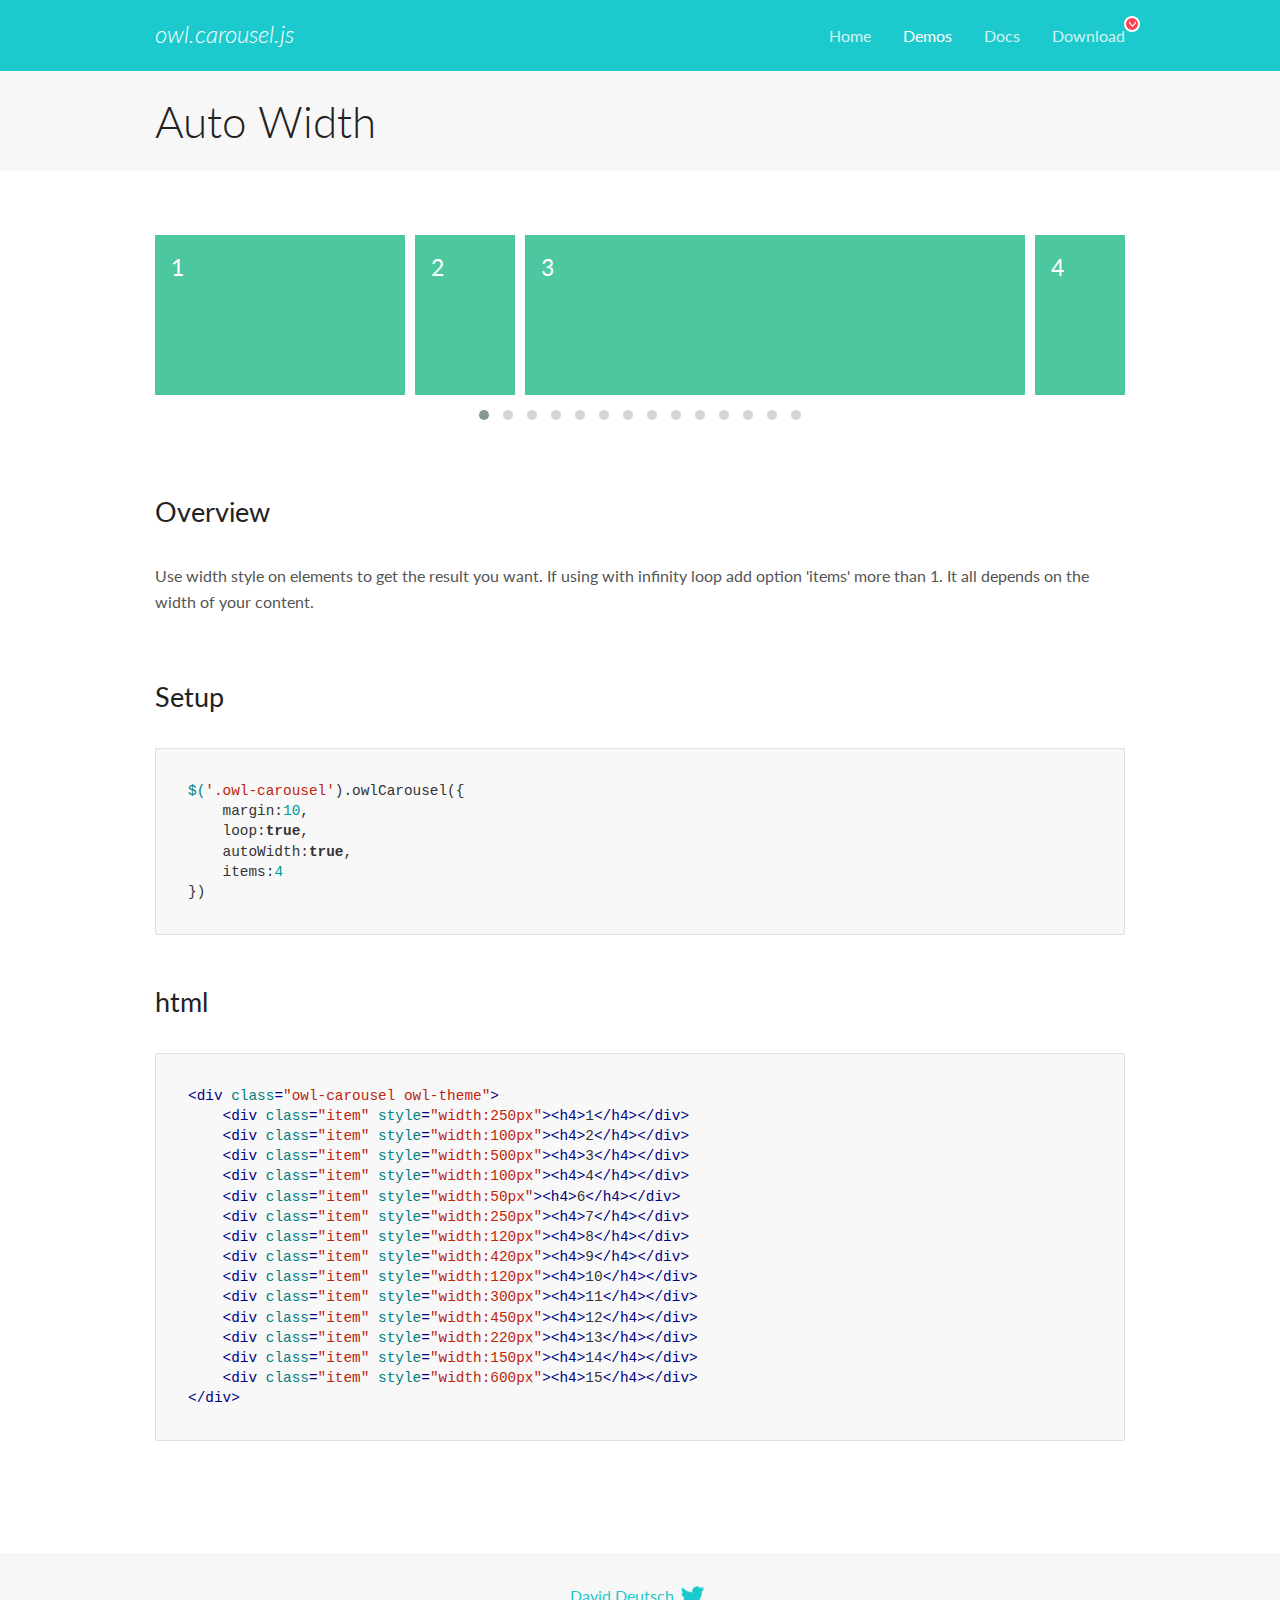
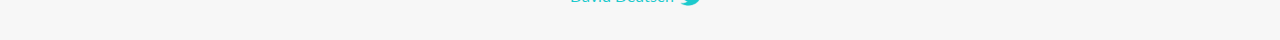
<file: OwlCarousel2-develop/docs/demos/autowidth.html>
<!DOCTYPE html>
<html lang="en">
  <head>

    <!-- head -->
    <meta charset="utf-8">
    <meta name="msapplication-tap-highlight" content="no" />
    <meta name="viewport" content="width=device-width, initial-scale=1.0" />
    <meta name="description" content="Auto Width">
    <meta name="author" content="David Deutsch">
    <title>
      Auto Width Demo | Owl Carousel | 2.3.4
    </title>

    <!-- Stylesheets -->
    <link href='https://fonts.googleapis.com/css?family=Lato:300,400,700,400italic,300italic' rel='stylesheet' type='text/css'>
    <link rel="stylesheet" href="../assets/css/docs.theme.min.css">

    <!-- Owl Stylesheets -->
    <link rel="stylesheet" href="../assets/owlcarousel/assets/owl.carousel.min.css">
    <link rel="stylesheet" href="../assets/owlcarousel/assets/owl.theme.default.min.css">

    <!-- HTML5 shim and Respond.js IE8 support of HTML5 elements and media queries -->

    <!--[if lt IE 9]>
      <script src="https://oss.maxcdn.com/libs/html5shiv/3.7.0/html5shiv.js"></script>
      <script src="https://oss.maxcdn.com/libs/respond.js/1.3.0/respond.min.js"></script>
    <![endif]-->

    <!-- Favicons -->
    <link rel="apple-touch-icon-precomposed" sizes="144x144" href="../assets/ico/apple-touch-icon-144-precomposed.png">
    <link rel="shortcut icon" href="../assets/ico/favicon.png">
    <link rel="shortcut icon" href="favicon.ico">

    <!-- Yeah i know js should not be in header. Its required for demos.-->

    <!-- javascript -->
    <script src="../assets/vendors/jquery.min.js"></script>
    <script src="../assets/owlcarousel/owl.carousel.js"></script>
  </head>
  <body>

    <!-- header -->
    <header class="header">
      <div class="row">
        <div class="large-12 columns">
          <div class="brand left">
            <h3>
              <a href="/OwlCarousel2/">owl.carousel.js</a> 
            </h3>
          </div>
          <a id="toggle-nav" class="right">
            <span></span> <span></span> <span></span> 
          </a> 
          <div class="nav-bar">
            <ul class="clearfix">
              <li> <a href="/OwlCarousel2/index.html">Home</a>  </li>
              <li class="active">
                <a href="/OwlCarousel2/demos/demos.html">Demos</a> 
              </li>
              <li> <a href="/OwlCarousel2/docs/started-welcome.html">Docs</a>  </li>
              <li>
                <a href="https://github.com/OwlCarousel2/OwlCarousel2/archive/2.3.4.zip">Download</a> 
                <span class="download"></span> 
              </li>
            </ul>
          </div>
        </div>
      </div>
    </header>

    <!-- title -->
    <section class="title">
      <div class="row">
        <div class="large-12 columns">
          <h1>Auto Width</h1>
        </div>
      </div>
    </section>

    <!--  Demos -->
    <section id="demos">
      <div class="row">
        <div class="large-12 columns">
          <div class="owl-carousel owl-theme">
            <div class="item" style="width:250px">
              <h4>1</h4>
            </div>
            <div class="item" style="width:100px">
              <h4>2</h4>
            </div>
            <div class="item" style="width:500px">
              <h4>3</h4>
            </div>
            <div class="item" style="width:100px">
              <h4>4</h4>
            </div>
            <div class="item" style="width:50px">
              <h4>6</h4>
            </div>
            <div class="item" style="width:250px">
              <h4>7</h4>
            </div>
            <div class="item" style="width:120px">
              <h4>8</h4>
            </div>
            <div class="item" style="width:420px">
              <h4>9</h4>
            </div>
            <div class="item" style="width:120px">
              <h4>10</h4>
            </div>
            <div class="item" style="width:300px">
              <h4>11</h4>
            </div>
            <div class="item" style="width:450px">
              <h4>12</h4>
            </div>
            <div class="item" style="width:220px">
              <h4>13</h4>
            </div>
            <div class="item" style="width:150px">
              <h4>14</h4>
            </div>
            <div class="item" style="width:600px">
              <h4>15</h4>
            </div>
          </div>
          <h3 id="overview">Overview</h3>
          <p>Use width style on elements to get the result you want. If using with infinity loop add option &#39;items&#39; more than 1. It all depends on the width of your content.</p>
          <h3 id="setup">Setup</h3>
          <pre><code>$(&#39;.owl-carousel&#39;).owlCarousel({
    margin:10,
    loop:true,
    autoWidth:true,
    items:4
})</code></pre>
          <h3 id="html">html</h3>
          <pre><code>&lt;div class=&quot;owl-carousel owl-theme&quot;&gt;
    &lt;div class=&quot;item&quot; style=&quot;width:250px&quot;&gt;&lt;h4&gt;1&lt;/h4&gt;&lt;/div&gt;
    &lt;div class=&quot;item&quot; style=&quot;width:100px&quot;&gt;&lt;h4&gt;2&lt;/h4&gt;&lt;/div&gt;
    &lt;div class=&quot;item&quot; style=&quot;width:500px&quot;&gt;&lt;h4&gt;3&lt;/h4&gt;&lt;/div&gt;
    &lt;div class=&quot;item&quot; style=&quot;width:100px&quot;&gt;&lt;h4&gt;4&lt;/h4&gt;&lt;/div&gt;
    &lt;div class=&quot;item&quot; style=&quot;width:50px&quot;&gt;&lt;h4&gt;6&lt;/h4&gt;&lt;/div&gt;
    &lt;div class=&quot;item&quot; style=&quot;width:250px&quot;&gt;&lt;h4&gt;7&lt;/h4&gt;&lt;/div&gt;
    &lt;div class=&quot;item&quot; style=&quot;width:120px&quot;&gt;&lt;h4&gt;8&lt;/h4&gt;&lt;/div&gt;
    &lt;div class=&quot;item&quot; style=&quot;width:420px&quot;&gt;&lt;h4&gt;9&lt;/h4&gt;&lt;/div&gt;
    &lt;div class=&quot;item&quot; style=&quot;width:120px&quot;&gt;&lt;h4&gt;10&lt;/h4&gt;&lt;/div&gt;
    &lt;div class=&quot;item&quot; style=&quot;width:300px&quot;&gt;&lt;h4&gt;11&lt;/h4&gt;&lt;/div&gt;
    &lt;div class=&quot;item&quot; style=&quot;width:450px&quot;&gt;&lt;h4&gt;12&lt;/h4&gt;&lt;/div&gt;
    &lt;div class=&quot;item&quot; style=&quot;width:220px&quot;&gt;&lt;h4&gt;13&lt;/h4&gt;&lt;/div&gt;
    &lt;div class=&quot;item&quot; style=&quot;width:150px&quot;&gt;&lt;h4&gt;14&lt;/h4&gt;&lt;/div&gt;
    &lt;div class=&quot;item&quot; style=&quot;width:600px&quot;&gt;&lt;h4&gt;15&lt;/h4&gt;&lt;/div&gt;
&lt;/div&gt;</code></pre>
          <script>
            $(document).ready(function() {
              $('.owl-carousel').owlCarousel({
                margin: 10,
                loop: true,
                autoWidth: true,
                items: 4
              })
            })
          </script>
        </div>
      </div>
    </section>

    <!-- footer -->
    <footer class="footer">
      <div class="row">
        <div class="large-12 columns">
          <h5>
            <a href="/OwlCarousel2/docs/support-contact.html">David Deutsch</a> 
            <a id="custom-tweet-button" href="https://twitter.com/share?url=https://github.com/OwlCarousel2/OwlCarousel2&text=Owl Carousel - This is so awesome! " target="_blank"></a> 
          </h5>
        </div>
      </div>
    </footer>

    <!-- vendors -->
    <script src="../assets/vendors/highlight.js"></script>
    <script src="../assets/js/app.js"></script>
  </body>
</html>
</file>
<file: css/about.css>
body,html {
     font-family: 'Nunito', sans-serif;
     scroll-behavior: smooth;

 }

 .main-color {
     color: #86b81a;
 }
/* Start navber  */

nav {
    display: flex;
    justify-content: space-between;
    align-items: center;
    margin: auto;
    /* padding: 20px 0; */
    background-color: transparent;
}

nav .logo {
    color: #fff;
    text-decoration: none;
    font-size: 32px;
    text-transform: uppercase;
    letter-spacing: 3px;
    font-weight: 700;
}

nav ul li {
    display: inline-block;
    margin: 0 6px;
}

nav ul li a {
    color: #fff;
    text-decoration: none;
    font-size: 18px;
    font-weight: 500;
}

.navbar-nav .nav-link {
    color: black;
    font-weight: bold;
    font-size: 20px;
}

.navbar-nav .nav-link:hover,
.navbar-nav .nav-link.active,
.navbar-nav .nav-link.show {
    color: #86b81a;
    border-bottom: 2px solid #86b81a;
}

.navbar .btn {
    background-color: #86b81a;
    color: white;
}

.navbar-toggler i {
     color:gray;
     font-size:30px;
}
/* End navber */
 /* Start Landing */
 .Landing {
     background-image: url(../images/bg-hero.jpg);
     height: 530px;
     position: relative;
     background-size: cover;
     background-repeat: no-repeat;
     background-position: center center;
 }

 .Landing .text {
     z-index: 1;
     
 }

 .Landing h1 {
     font-size: 50px;
     text-shadow: 0px 2px white;
     display: none;
 }

 .Landing::before {
     content: '';
     position: absolute;
     background-color: #000000ab;
     height: 100%;
     width: 100%;
 }

 /* End Landing */
 /* Start About content */

 .About-content .image {
     min-height: 400px;
     display: none;
 }

 .About-content .image img {
     object-fit: cover;
     width: calc(100% - 20px);
 }

 .About-content .container .content h6 {
     position: relative;
     font-weight: 900;
 }

 .About-content .container .content {
     display: none;
 }

 .About-content .container .content h6::after {
     content: '';
     background: #86b81a;
     position: absolute;
     width: 40px;
     height: 2px;
     top: 4px;
     left: 100px;

 }

 .About-content .container .content h6::before {
     content: '';
     background-color: #86b81a;
     position: absolute;
     width: 60px;
     left: 100px;
     top: 12px;
     height: 2px;
 }

 .About-content .container .content h1 {
     font-weight: 900;
     letter-spacing: 1.3px;
     color: #333;
 }

 .About-content .container .content .btn {
     background-color: #86b81a;
 }

 /* End About content */
 /* Start Third Section */

 .Reasons .text {
     position: relative;
     display: none;
 }

 .Reasons .text h1 {
     font-weight: 900;
     font-size: 40px;
     position: relative;
 }

 .Reasons .box:hover {
     background-color: #eee;
 }

 .box1,
 .box2,
 .box3 {
     display: none;
 }

 /* End Third section */
 /* Start Our Guide */
 .our_guid .head{
    display: none;
 }
 .our_guid .head h2{
    font-weight: 900;
 font-size: 40px;
 color: #2c3e50;
 }
 .our_guid .head h5 {
    letter-spacing: -1px;
    font-weight: 900;
    background-color: white;
    width: 170px;
    margin-left: auto;
    margin-right: auto;
    position: relative;
}
  .our_guid .head h5::after {
    position: absolute;
    content: '';
    width: 290px;
    top: 16px;
    left: -60px;
    z-index: -1;
    height: 2px;
    background: #86b81a;
}
.our_guid .head h5::before {
    position: absolute;
    content: '';
    width: 260px;
    top: 8px;
    left: -45px;
    z-index: -1;
    height: 2px;
    background: #86b81a;
}
 
 
 .our_guid .col-12>div{
    box-shadow: 0px 0px 14px 11px #f0f4f5;
    overflow: hidden;
    
    
 }
 .person1 ,.person2 ,.person3 ,.person4{
    display: none;
 }
 .our_guid .col-12>div .data{
    position: relative;
 }
  
 .our_guid .col-12 img{
    transition: 1s;

 }
.our_guid .col-12 >div:hover img{
transform:  scale(1.1) ;
}
 /* End Our Guide */
 /* arrow_up */
 .arrow_up,
 .arrow_up:visited,
 .arrow_up:hover {
     right: 20px;
     background-color: #86b81a;
     bottom: 20px;
     color: white;
     position: fixed;
     display: none;
 }

 /* arrow_up */
 /*** Footer ***/
button.btn1 {
    border: none;

    background-color: #86b81a !important;
}

.footer .btn.btn-social {
    margin-right: 5px;
    width: 35px;
    height: 35px;
    display: flex;
    align-items: center;
    justify-content: center;
    color: var(--light);
    font-weight: normal;
    border: 1px solid #FFFFFF;
    border-radius: 35px;
    transition: .3s;
}

.footer .btn.btn-social:hover {
    color: var(--primary);
}

.footer .btn.btn-link {
    display: block;
    margin-bottom: 5px;
    padding: 0;
    text-align: left;
    color: #FFFFFF;
    font-size: 15px;
    font-weight: normal;
    text-transform: capitalize;
    transition: .3s;
}

.footer .btn.btn-link::before {
    position: relative;
    content: "\f105";
    font-family: "Font Awesome 5 Free";
    font-weight: 900;
    margin-right: 10px;
}

.footer .btn.btn-link:hover {
    letter-spacing: 1px;
    box-shadow: none;
}

.footer .copyright {
    padding: 25px 0;
    font-size: 15px;
    border-top: 1px solid rgba(256, 256, 256, .1);
}

.footer .copyright a {
    color: var(--light);
}

.footer .footer-menu a {
    margin-right: 15px;
    padding-right: 15px;
    border-right: 1px solid rgba(255, 255, 255, .1);
}

.footer .footer-menu a:last-child {
    margin-right: 0;
    padding-right: 0;
    border-right: none;
}
</file>
<file: css/destination.css>
:root {
    --primary: #86B817;
    --secondary: #FE8800;
    --light: #F5F5F5;
    --dark: #14141F;
}
/*start navbar*/
.menna{
    background: linear-gradient(rgba(20, 20, 31, .7), rgba(20, 20, 31, .7)),url(../images/img1.jpg);
    background-position: center center;
    background-size: cover;
    min-height: 100vh;

}
 
body,
html {
    font-family: 'Nunito', sans-serif;
    scroll-behavior: smooth;
 }

/* navbar */

nav {
    display: flex;
    justify-content: space-between;
    align-items: center;
    margin: auto;
    /* padding: 20px 0; */
    background-color: transparent;
}

nav .logo {
    color: #fff;
    text-decoration: none;
    font-size: 32px;
    text-transform: uppercase;
    letter-spacing: 3px;
    font-weight: 700;
}

nav ul li {
    display: inline-block;
    margin: 0 6px;
}

nav ul li a {
    color: #fff;
    text-decoration: none;
    font-size: 18px;
    font-weight: 500;
}

.navbar-nav .nav-link {
    color: black;
    font-weight: bold;
    font-size: 20px;
}

.navbar-nav .nav-link:hover,
.navbar-nav .nav-link.active,
.navbar-nav .nav-link.show {
    color: #86b81a;
    border-bottom: 2px solid #86b81a;
}

.navbar .btn {
    background-color: #86b81a;
    color: white;
}

.navbar-toggler i {
     color:gray;
     font-size:30px;
}
.landding h1{
    font-family: "Nunito",sans-serif;
    font-weight: 800;
    font-size: 40px !important;
    color: var(--light);
    margin-top: 150px !important;
    margin-left: 200px;
}
.landding h1 span{
    font-size: 16px;
    margin-right: 50px;
}
@keyframes slideInDown {
    0%   {transform: translate3d(0,-100%,0);visibility: visible;}
    100% {transform: translateZ(0);}
}
.slideInDown {
    animation-name: slideInDown;
}
.animated {
    animation-duration: 1s;
    animation-fill-mode: both;
}
/*end navbar*/
/* Responsive Styles */
@media (max-width: 991px) {
    .landding h1 {
        font-size: 80px !important;
        margin-left: 0px;
    }
}
@media (max-width: 767px) {
    .landding h1 {
        font-size: 60px !important;
        margin-top: 100px !important;
        margin-left: 0px;
    }

    .SectionTitle::before,
    .SectionTitle::after {
        width: 100%;
        left: 0;
    }
}
@media (max-width: 575px) {
    .landding h1 {
        font-size: 40px !important;
        margin-top: 80px !important;
        margin-left: 0px;
    }
}
/*End Responsive Styles */
/*Start popular destination*/
.SectionTitle{
    position: relative;
    display: inline-block;
    text-transform: uppercase;
    color: var(--primary);
}
.SectionTitle::before{
    position: absolute;
    content: "";
    width: calc(100% + 80px);
    height: 2px;
    top: 4px;
    left: -40px;
    background: var(--primary);
    z-index: -1;
}
.SectionTitle::after{
    position: absolute;
    content: "";
    width: calc(100% + 120px);
    height: 2px;
    bottom: 5px;
    left: -60px;
    background: var(--primary);
    z-index: -1;
}
.SectionTitle.text-start::before {
    width: calc(100% + 40px);
    left: 0;
}

.SectionTitle.text-start::after {
    width: calc(100% + 60px);
    left: 0;
}
.main_title h1{
    font-family: "Nunito",sans-serif;
    font-weight: 800;
    
    color: var(--dark);
}
.text-primary{
    color: var(--primary) !important;
}
.same-height-img {
    height: 300px;
    object-fit: cover; 
}
.destination img {
    transition: .5s;
}

.destination a:hover img {
    transform: scale(1.05);
}
.small-to-normal {
    animation: smallToNormal 3s ease-in-out forwards;
}
@keyframes smallToNormal {
    from {
        transform: scale(0.1); 
        opacity: 0;  
    }
    to {
        transform: scale(1); 
        opacity: 1; 
    }
}
/*end popular destination*/
/*start Packages*/
.Packages i{
    color: var(--primary)
}
.Packages span{
    color: var(--dark);
    opacity: .5;
}
.Packages .Price{
    font-family: "Nunito",sans-serif;
    font-weight: 600;
    color: var(--dark);
    opacity: .8;
}
.Packages .Info{
    font-family: "Nunito",sans-serif;
    font-weight: 300;
    color: var(--dark);
    text-align: left;
    opacity: .5;
}
.Packages .BookBTN button{
    background-color: var(--primary);
    color: var(--light);
}

/*end Packages*/

/*** Footer ***/
.footer .btn.btn-social {
    margin-right: 5px;
    width: 35px;
    height: 35px;
    display: flex;
    align-items: center;
    justify-content: center;
    color: var(--light);
    font-weight: normal;
    border: 1px solid #FFFFFF;
    border-radius: 35px;
    transition: .3s;
}

.footer .btn.btn-social:hover {
    color: var(--primary);
}

.footer .btn.btn-link {
    display: block;
    margin-bottom: 5px;
    padding: 0;
    text-align: left;
    color: #FFFFFF;
    font-size: 15px;
    font-weight: normal;
    text-transform: capitalize;
    transition: .3s;
}

.footer .btn.btn-link::before {
    position: relative;
    content: "\f105";
    font-family: "Font Awesome 5 Free";
    font-weight: 900;
    margin-right: 10px;
}

.footer .btn.btn-link:hover {
    letter-spacing: 1px;
    box-shadow: none;
}

.footer .copyright {
    padding: 25px 0;
    font-size: 15px;
    border-top: 1px solid rgba(256, 256, 256, .1);
}

.footer .copyright a {
    color: var(--light);
}

.footer .footer-menu a {
    margin-right: 15px;
    padding-right: 15px;
    border-right: 1px solid rgba(255, 255, 255, .1);
}

.footer .footer-menu a:last-child {
    margin-right: 0;
    padding-right: 0;
    border-right: none;
}
.FooterBTN{
    background-color: var(--primary);
    color: var(--light);
}
.FooterBTN:hover{
    background-color: var(--primary) !important;
    color: var(--light) !important;
}




/**************************************/
</file>
<file: css/details.css>
:root {
    --primary: #86B817;
    --secondary: #FE8800;
    --light: #F5F5F5;
    --dark: #14141F;
}
/*start navbar*/
.menna{
    background: linear-gradient(rgba(20, 20, 31, .7), rgba(20, 20, 31, .7)),url(../images/photo-1507525428034-b723cf961d3e.avif);
    background-position: center center;
    background-size: cover;
    min-height: 100vh;

}
body,
html {
    font-family: 'Nunito', sans-serif;
    scroll-behavior: smooth;
 }

/* navbar */

nav {
    display: flex;
    justify-content: space-between;
    align-items: center;
    margin: auto;
    /* padding: 20px 0; */
    background-color: transparent;
}

nav .logo {
    color: #fff;
    text-decoration: none;
    font-size: 32px;
    text-transform: uppercase;
    letter-spacing: 3px;
    font-weight: 700;
}

nav ul li {
    display: inline-block;
    margin: 0 6px;
}

nav ul li a {
    color: #fff;
    text-decoration: none;
    font-size: 18px;
    font-weight: 500;
}

.navbar-nav .nav-link {
    color: black;
    font-weight: bold;
    font-size: 20px;
}

.navbar-nav .nav-link:hover,
.navbar-nav .nav-link.active,
.navbar-nav .nav-link.show {
    color: #86b81a;
    border-bottom: 2px solid #86b81a;
}

.navbar .btn {
    background-color: #86b81a;
    color: white;
}

.navbar-toggler i {
     color:gray;
     font-size:30px;
}
.landding h1{
    font-family: "Nunito",sans-serif;
    font-weight: 800;
    font-size: 60px !important;
    color: var(--light);
    margin-top: 150px !important;
    margin-left: 200px;
}
.landding h1 span{
    font-size: 16px;
    margin-right: 50px;
}
@keyframes slideInDown {
    0%   {transform: translate3d(0,-100%,0);visibility: visible;}
    100% {transform: translateZ(0);}
}
.slideInDown {
    animation-name: slideInDown;
}
.animated {
    animation-duration: 1s;
    animation-fill-mode: both;
}
/*end navbar*/
/*details*/
.btn-groups button{
    background-color: var(--primary);
    color: var(--light);
}
.des-rating i{
color: var(--secondary);
margin-bottom: 20px;
}
.des_price{
    font-size: 20px;
    color: var(--dark);
}
.des h3{
    font-size: 60px;
}
.des{
    margin-top: 90px;
    padding-left: 30px;
    text-align:  center left;
}
/***********************************/
/* Responsive Styles */
@media (max-width: 991px) {
    .landding h1 {
        font-size: 80px !important;
        margin-left: 0px;
    }
}
@media (max-width: 767px) {
    .landding h1 {
        font-size: 60px !important;
        margin-top: 100px !important;
        margin-left: 0px;
    }

    .SectionTitle::before,
    .SectionTitle::after {
        width: 100%;
        left: 0;
    }
}
@media (max-width: 575px) {
    .landding h1 {
        font-size: 40px !important;
        margin-top: 80px !important;
        margin-left: 0px;
    }
}
/*End Responsive Styles */
/*** Footer ***/
.footer .btn.btn-social {
    margin-right: 5px;
    width: 35px;
    height: 35px;
    display: flex;
    align-items: center;
    justify-content: center;
    color: var(--light);
    font-weight: normal;
    border: 1px solid #FFFFFF;
    border-radius: 35px;
    transition: .3s;
}

.footer .btn.btn-social:hover {
    color: var(--primary);
}

.footer .btn.btn-link {
    display: block;
    margin-bottom: 5px;
    padding: 0;
    text-align: left;
    color: #FFFFFF;
    font-size: 15px;
    font-weight: normal;
    text-transform: capitalize;
    transition: .3s;
}

.footer .btn.btn-link::before {
    position: relative;
    content: "\f105";
    font-family: "Font Awesome 5 Free";
    font-weight: 900;
    margin-right: 10px;
}

.footer .btn.btn-link:hover {
    letter-spacing: 1px;
    box-shadow: none;
}

.footer .copyright {
    padding: 25px 0;
    font-size: 15px;
    border-top: 1px solid rgba(256, 256, 256, .1);
}

.footer .copyright a {
    color: var(--light);
}

.footer .footer-menu a {
    margin-right: 15px;
    padding-right: 15px;
    border-right: 1px solid rgba(255, 255, 255, .1);
}

.footer .footer-menu a:last-child {
    margin-right: 0;
    padding-right: 0;
    border-right: none;
}
.FooterBTN{
    background-color: var(--primary);
    color: var(--light);
}
.FooterBTN:hover{
    background-color: var(--primary) !important;
    color: var(--light) !important;
}
</file>
<file: css/login.css>
*{
    padding: 0;
    margin: 0;
  }
  
  body{
    font-family: 'Poppins', sans-serif;
  }
  
  #login h1{
    font-size: 28px;
    font-weight: 700;
    color: #86B817;
  }
  
  #login label{
    font-size: 15px;
  }
  
  #login a{
    color: #86B817;
  }
  
  #login a:hover{
    cursor: pointer;
  }

  #login .form-control{
    border-radius: 12px;
  }

  .create-one{
    font-size: 14px;
    text-align: center;
    color: #86B817;
  }
  .btn-login{
    width: 100%;
    border-radius: 30px;
    --bs-btn-padding-x: 0.75rem;
    --bs-btn-padding-y: 1rem;
    --bs-btn-font-size: .875rem;
    --bs-btn-color: #fff;  
    --bs-btn-bg:#86B817 ;
    --bs-btn-border-color: #86B817;
    --bs-btn-hover-color: #fff;
    --bs-btn-hover-bg: #9bc344;
    --bs-btn-hover-border-color: #9bc344;
    --bs-btn-active-color: #fff;
    --bs-btn-active-bg: #9bc344;
    --bs-btn-active-border-color: #9bc344;
  }
</file>
<file: css/service.css>
body,html {
    font-family: 'Nunito', sans-serif;
    scroll-behavior: smooth;

}

.main-color {
    color: #86b81a;
}
/* navbar */

nav {
    display: flex;
    justify-content: space-between;
    align-items: center;
    margin: auto;
    /* padding: 20px 0; */
    background-color: transparent;
}

nav .logo {
    color: #fff;
    text-decoration: none;
    font-size: 32px;
    text-transform: uppercase;
    letter-spacing: 3px;
    font-weight: 700;
}

nav ul li {
    display: inline-block;
    margin: 0 6px;
}

nav ul li a {
    color: #fff;
    text-decoration: none;
    font-size: 18px;
    font-weight: 500;
}

.navbar-nav .nav-link {
    color: black;
    font-weight: bold;
    font-size: 20px;
}

.navbar-nav .nav-link:hover,
.navbar-nav .nav-link.active,
.navbar-nav .nav-link.show {
    color: #86b81a;
    border-bottom: 2px solid #86b81a;
}

.navbar .btn {
    background-color: #86b81a;
    color: white;
}

.navbar-toggler i {
     color:gray;
     font-size:30px;
}
/* Start Landing */
.Landing {
    background-image: url(../images/bg-hero.jpg);
    height: 530px;
    position: relative;
    background-size: cover;
    background-repeat: no-repeat;
    background-position: center center;
}

.Landing .text {
    z-index: 1;
}

.Landing h1 {
    font-size: 50px;
    letter-spacing: 1.4px;
    font-weight: 900;
    text-shadow: 0px 2px white;
     
}

.Landing::before {
    content: '';
    position: absolute;
    background-color: #000000ab;
    height: 100%;
    width: 100%;
}
#about-header{
    display: none;
}

/* End Landing */
/* Start Our Serivces */
.Serivces .head{
   display: none;
}
.Serivces .head h2{
   font-weight: 900;
font-size: 40px;
color: #2c3e50;
}
.Serivces .head h5{
    letter-spacing: -1px;
    font-weight: 900;
    background-color: white;
    width: 120px;
    margin-left: auto;
    margin-right: auto;
    position: relative;
 }
    .Serivces .head h5::after {
        position: absolute;
        content: '';
        width: 250px;
        top: 17px;
        left: -65px;
        z-index: -1;
        height: 2px;
        background: #86b81a;
    }
 
    .Serivces .head h5::before {
        position: absolute;
        content: '';
        width: 220px;
        top: 8px;
        left: -50px;
        z-index: -1;
        height: 2px;
        background: #86b81a;
   } 
  


   .Serivces .col-12 > div{
    box-shadow: 0 0 45px rgba(0, 0, 0, .08);;
   transition: 0.3s;  
    
 }
 
.Serivces  .col-12 i{
    color: #86b81a ;
}
.Serivces .row  .col-12 > div:hover{
    background-color: #86b81a ;
     color:#eee !important;  
  }
  .Serivces .col-12 > div:hover p ,.Serivces .col-12 > div:hover i{
      color:#eee !important;  
  }
  .service1 ,.service2,.service3 , .service4{
    display: none;
  }
 
/* End Our Serivces */
/* arrow_up */
.arrow_up,
.arrow_up:visited,
.arrow_up:hover {
    right: 20px;
    background-color: #86b81a;
    bottom: 20px;
    color: white;
    position: fixed;
    display: none;
}

/* arrow_up */
/*** Footer ***/
button.btn1 {
    border: none;

    background-color: #86b81a !important;
}

.footer .btn.btn-social {
    margin-right: 5px;
    width: 35px;
    height: 35px;
    display: flex;
    align-items: center;
    justify-content: center;
    color: var(--light);
    font-weight: normal;
    border: 1px solid #FFFFFF;
    border-radius: 35px;
    transition: .3s;
}

.footer .btn.btn-social:hover {
    color: var(--primary);
}

.footer .btn.btn-link {
    display: block;
    margin-bottom: 5px;
    padding: 0;
    text-align: left;
    color: #FFFFFF;
    font-size: 15px;
    font-weight: normal;
    text-transform: capitalize;
    transition: .3s;
}

.footer .btn.btn-link::before {
    position: relative;
    content: "\f105";
    font-family: "Font Awesome 5 Free";
    font-weight: 900;
    margin-right: 10px;
}

.footer .btn.btn-link:hover {
    letter-spacing: 1px;
    box-shadow: none;
}

.footer .copyright {
    padding: 25px 0;
    font-size: 15px;
    border-top: 1px solid rgba(256, 256, 256, .1);
}

.footer .copyright a {
    color: var(--light);
}

.footer .footer-menu a {
    margin-right: 15px;
    padding-right: 15px;
    border-right: 1px solid rgba(255, 255, 255, .1);
}

.footer .footer-menu a:last-child {
    margin-right: 0;
    padding-right: 0;
    border-right: none;
}
</file>
